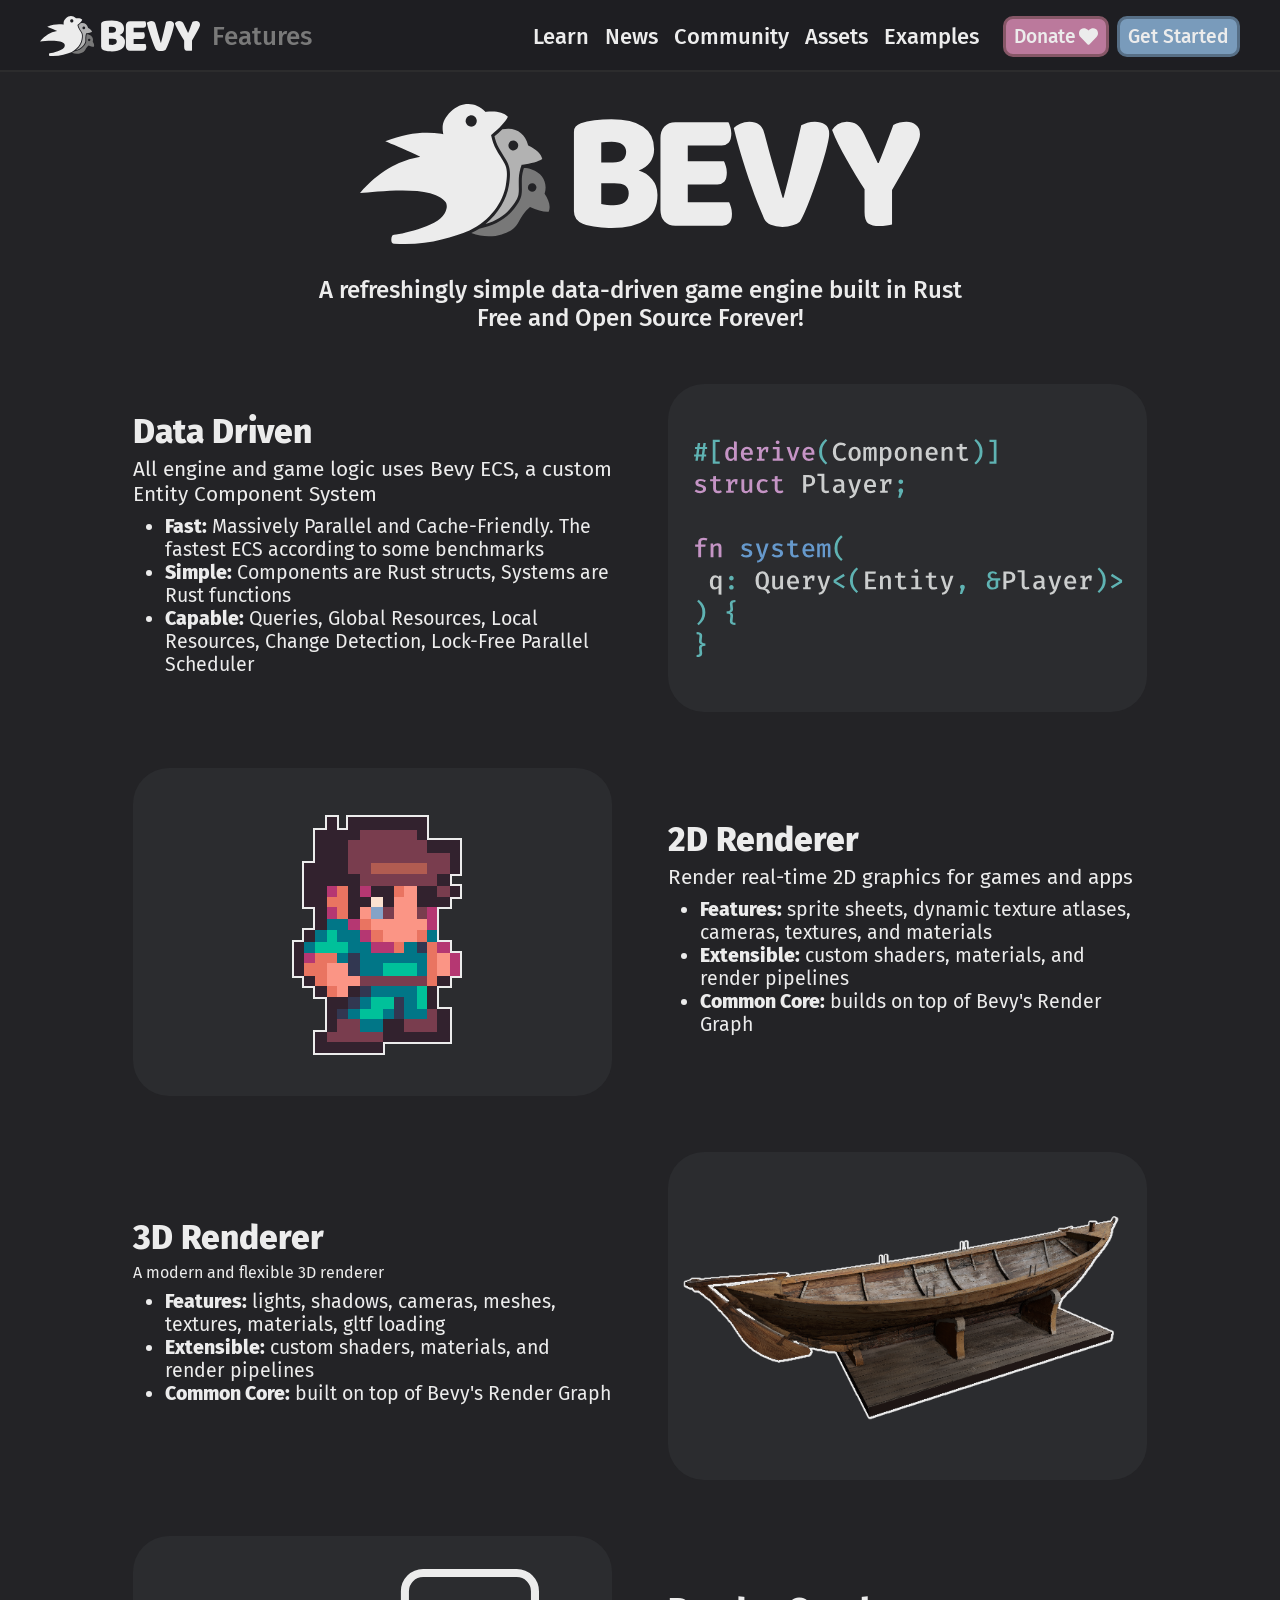
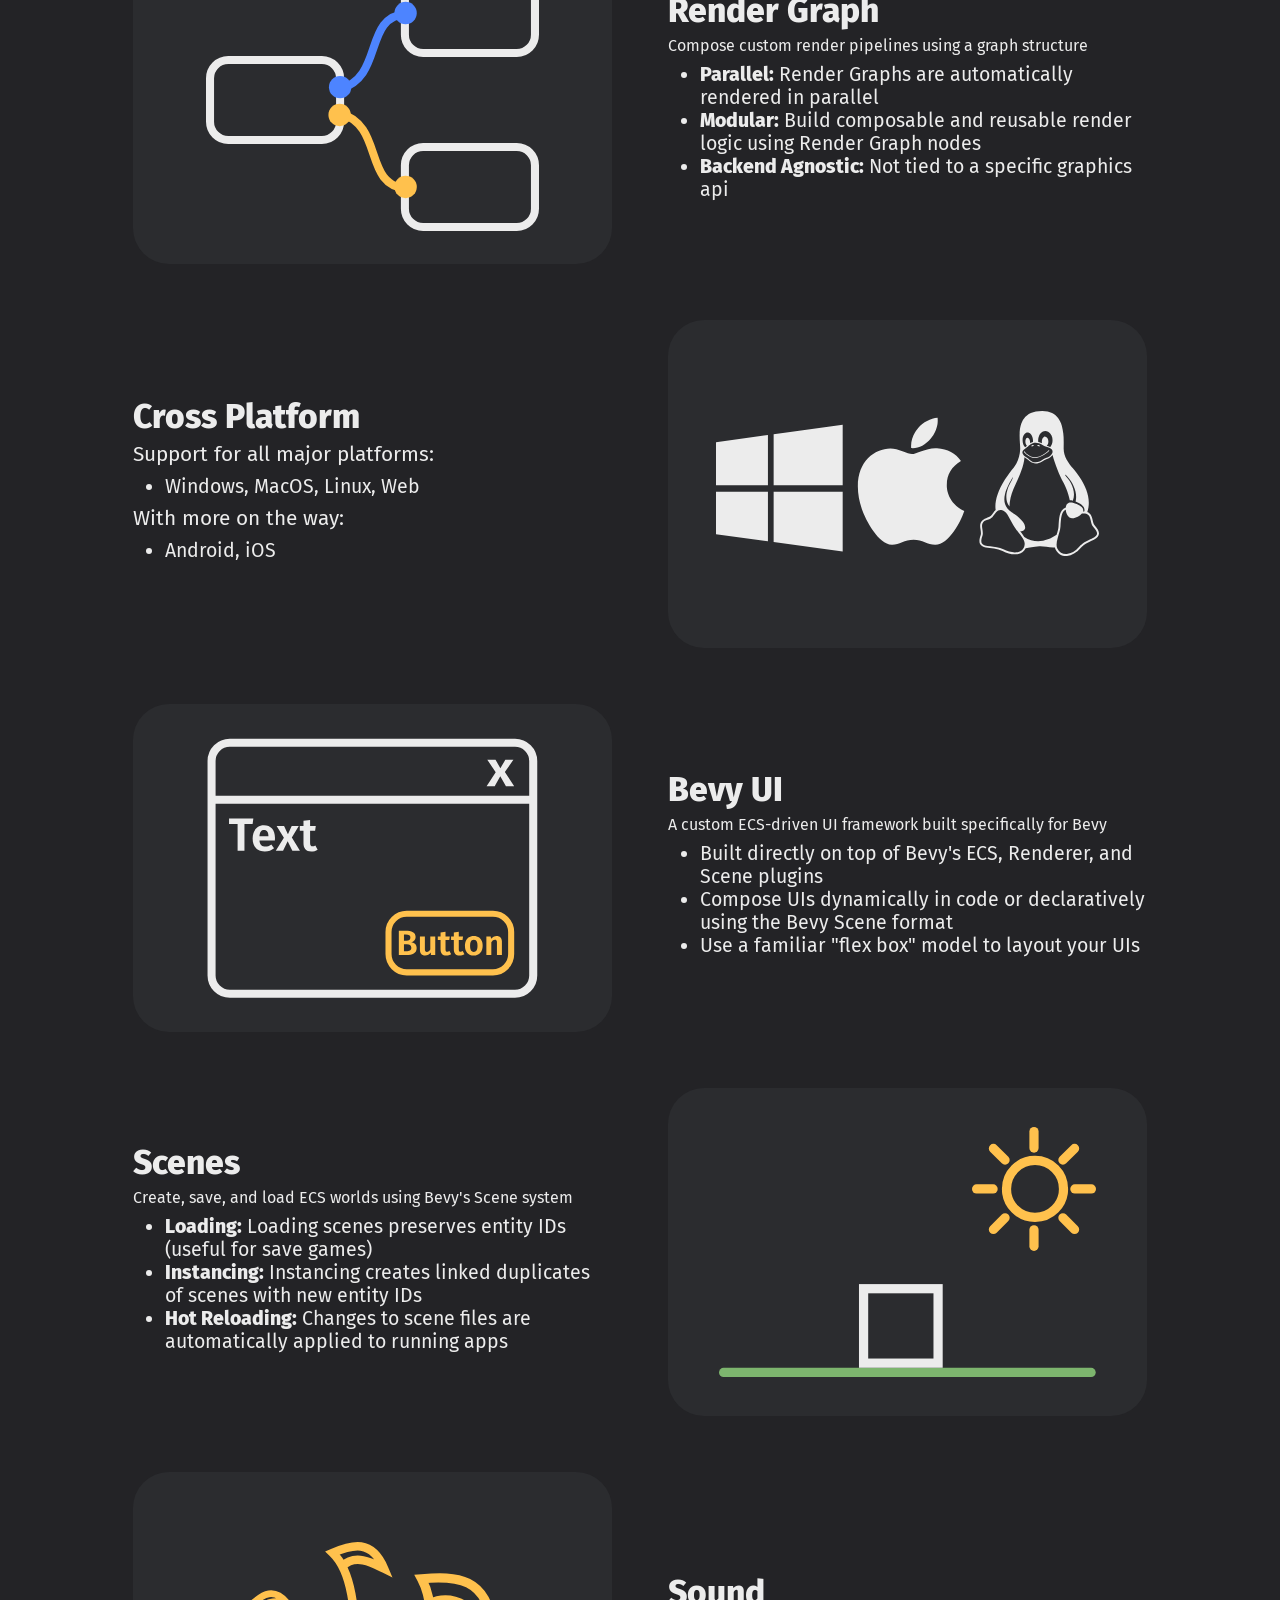
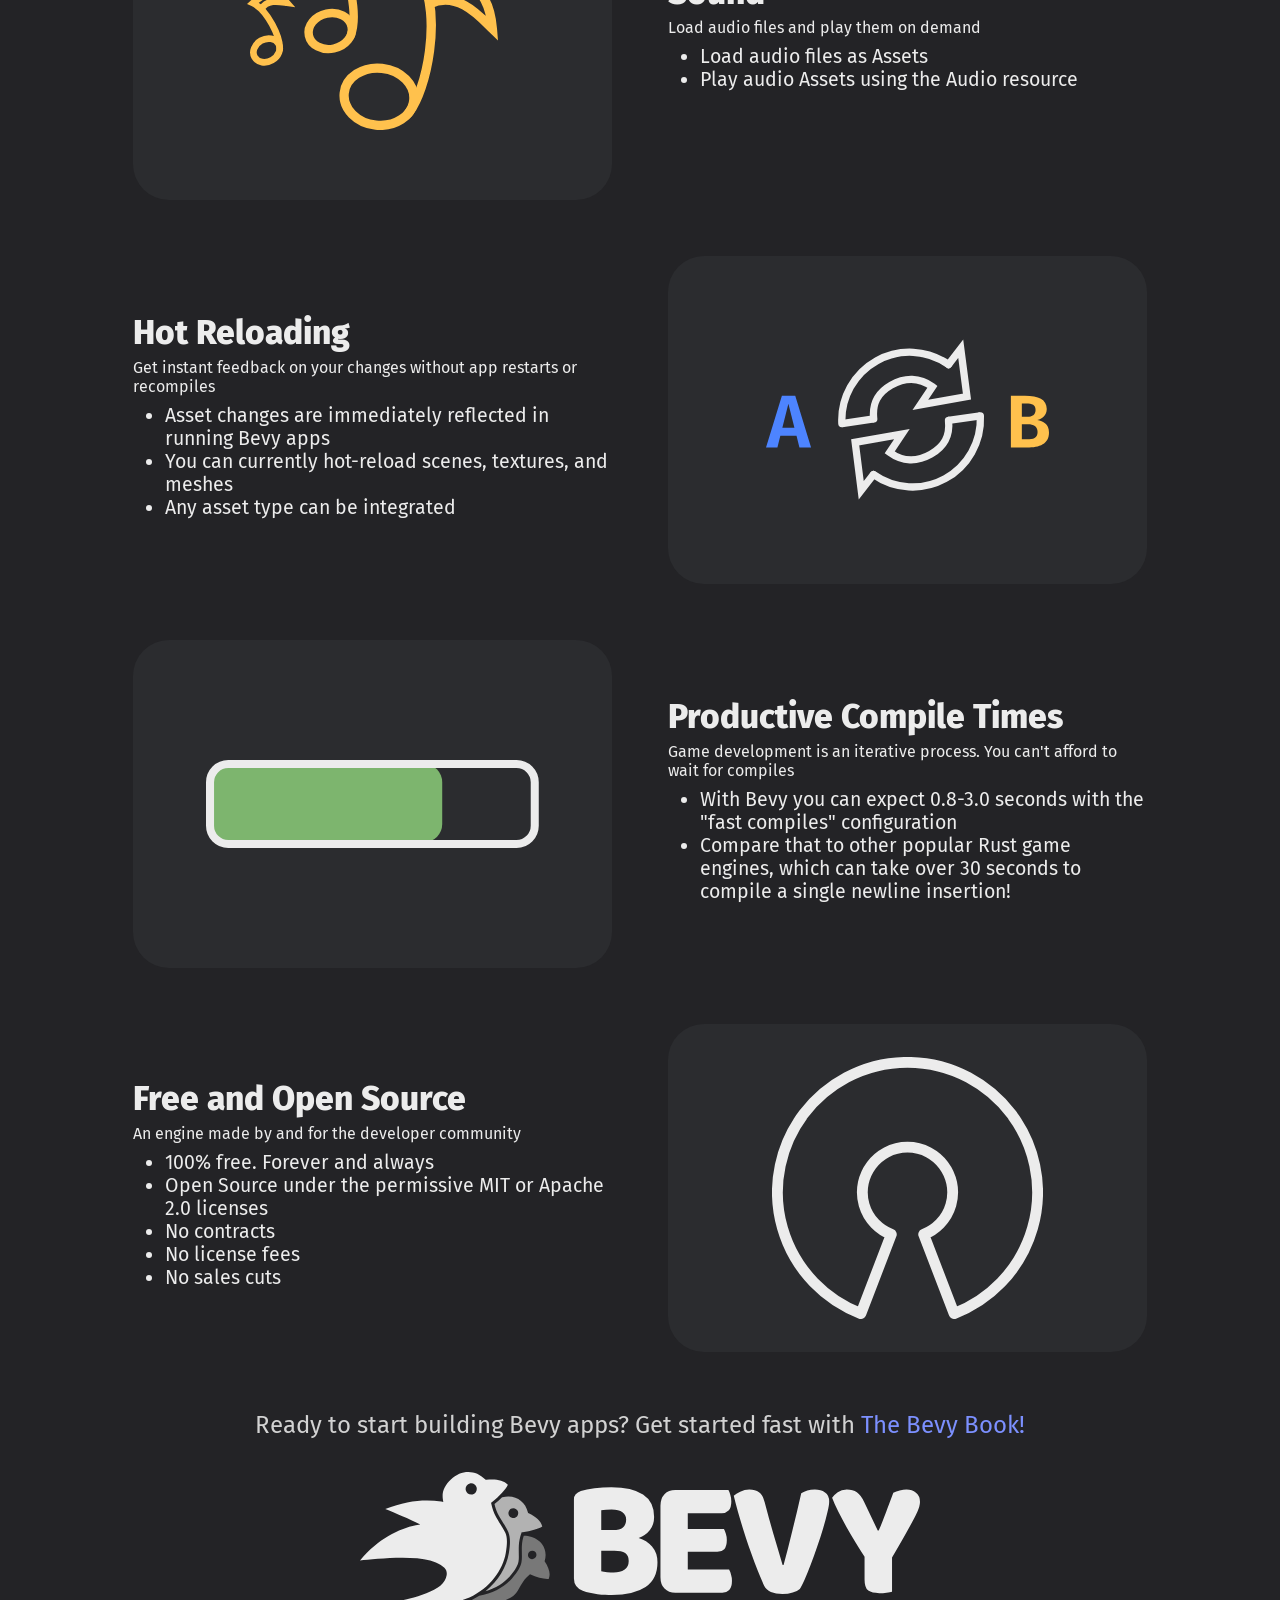
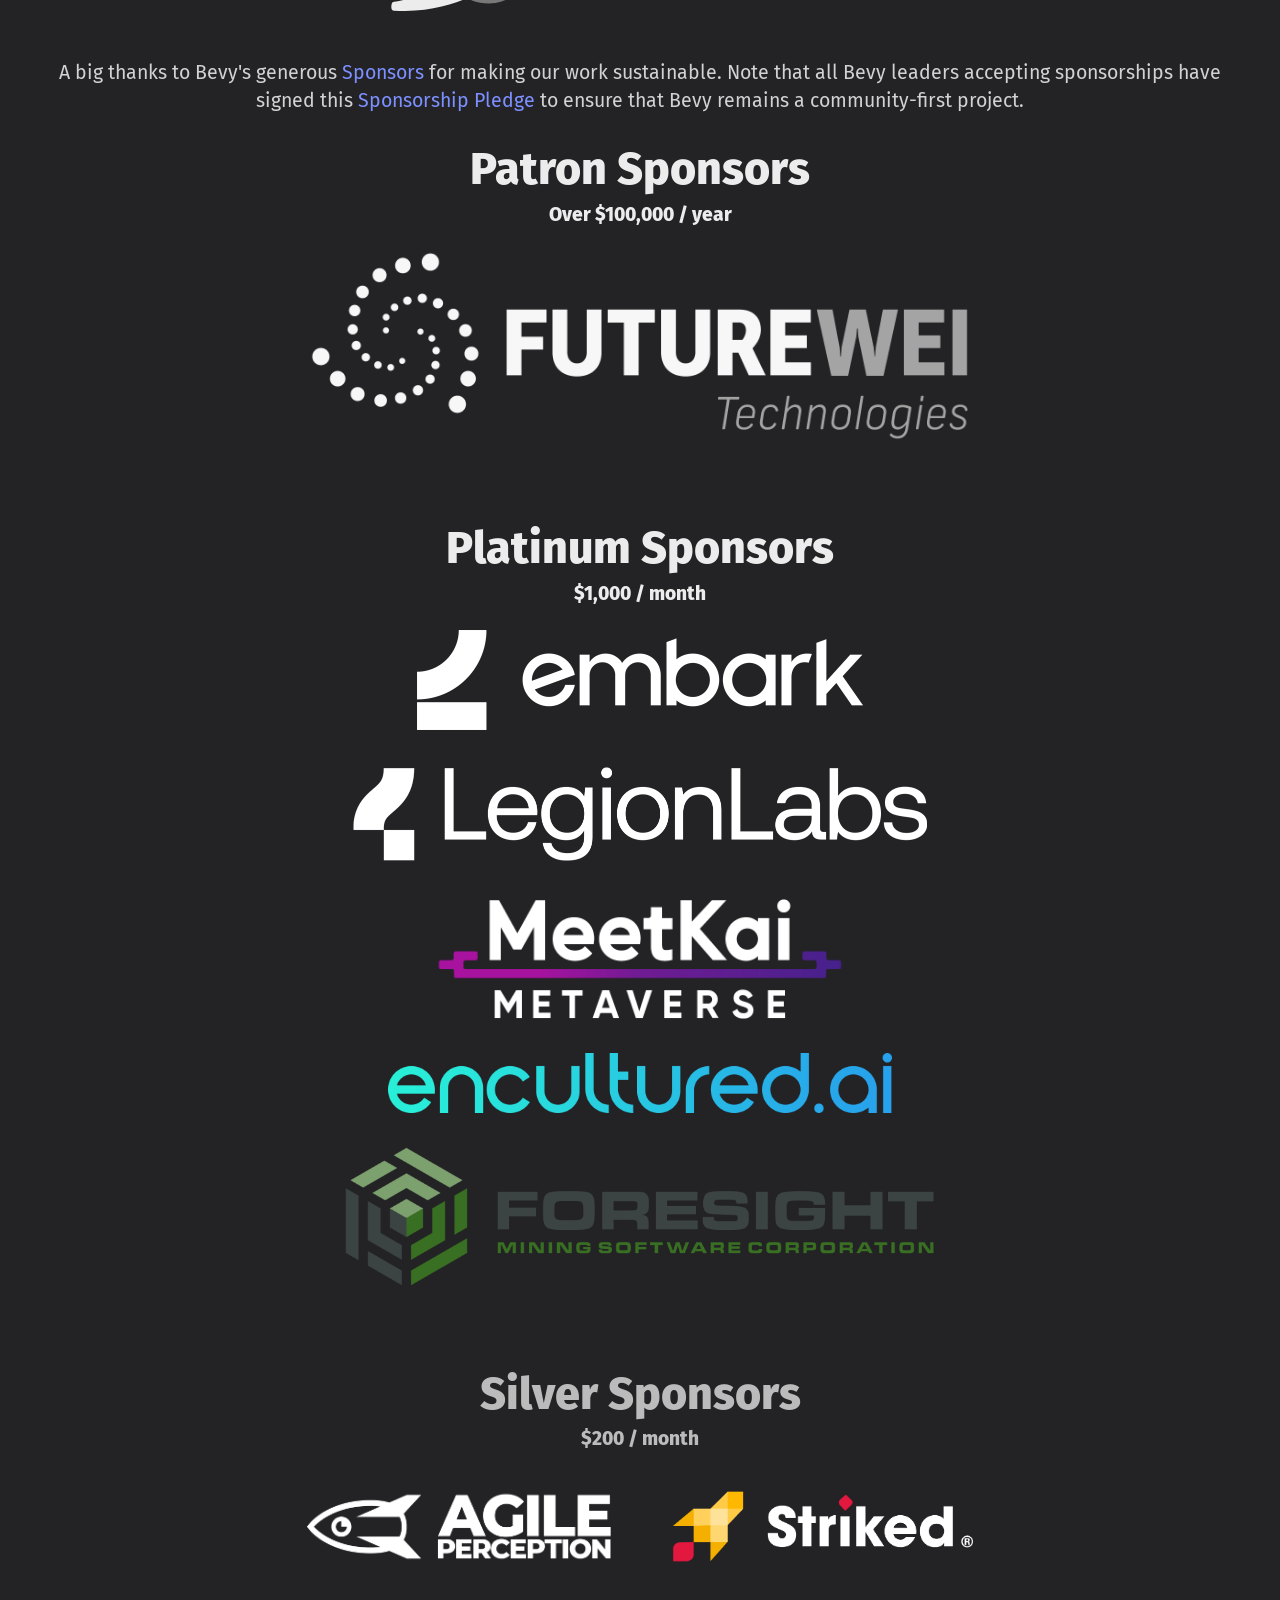
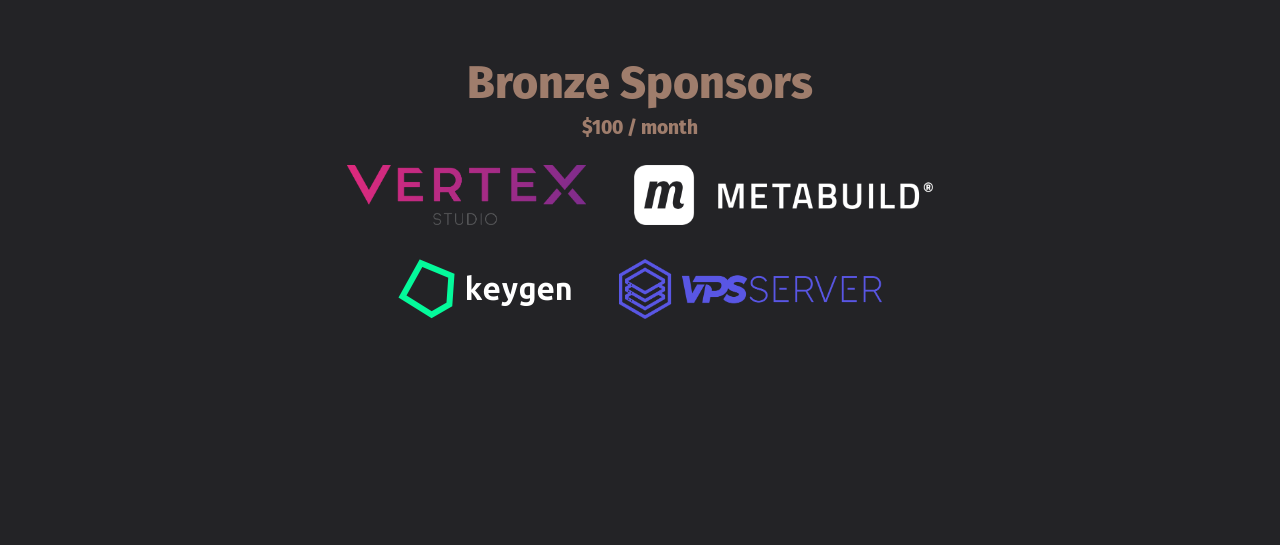
<file: index.html>
<!doctype html>
<html lang="en">
    <head>
        <meta charset="UTF-8">
        <meta name='viewport' content="width=device-width, initial-scale=1" />
        <meta property="og:title" content="Bevy - A data-driven game engine built in Rust " />
        <meta property="og:type" content="website" />
        <meta property="og:url" content="https://bevyengine.org&#x2F;&#x2F;" />
        <meta property="og:image" content="https://bevyengine.org/assets/bevy_logo_fill.png" />
        <meta property="og:description" content="Bevy is a refreshingly simple data-driven game engine built in Rust. It is free and open-source forever!" />
        <link rel="shortcut icon" type="image/png" href="/assets/favicon.png">
        <link rel="stylesheet" href="/site.css" />
        <link href="/atom.xml" rel="alternate" type="application/atom+xml" />
        <title>Bevy - A data-driven game engine built in Rust </title>
        
<meta name="description"
    content="A refreshingly simple data-driven game engine built in Rust. Free and Open Source Forever!" />

    </head>
    <body>
        <div class="layout">
            <input id="mobile-menu-state" class="hidden" type="checkbox">
            <header class="layout__header header" data-mobile-menu-state-container>
                <div class="header__content">
                    <label class="main-menu-backdrop" for="mobile-menu-state"></label>
                    <label class="header__hamburger button-square button-square--header" for="mobile-menu-state">
                        <img src="/assets/icon-hamburger.svg">
                    </label>
                    <div class="header__left-block">
                        <a class="header__logo" href="/">
                            <img class="logo logo--icon" src="/assets/bevy_icon_dark.svg" alt="Bevy Engine">
                            <img class="logo logo--full" src="/assets/bevy_logo_dark.svg" alt="Bevy Engine">
                        </a>
                        <div class="header__message">
                            
                                Features
                            
                        </div>
                    </div>
                    
                    <nav class="header__menu main-menu " role="navigation" data-page-menu-switch-state-container>
                        <div class="main-menu__header">
                            <a href="/">
                                <img class="logo" src="/assets/bevy_logo_dark.svg" alt="Bevy Engine">
                            </a>
                            <label class="button-square button-square--header" for="mobile-menu-state">
                                <img src="/assets/icon-times.svg">
                            </label>
                        </div>
                        
                        <div class="main-menu__content">
                            <div class="main-menu__page-menu">
                                
                            </div>
                            <ul class="main-menu__menu">
                                
    
    

    
        
    

    
    
    

    

    <li class="main-menu__entry">
        <a href="&#x2F;learn" class="main-menu__link">
            <span>Learn</span>
        </a>
    </li>

                                
    
    

    
        
    

    
    
    

    

    <li class="main-menu__entry">
        <a href="&#x2F;news" class="main-menu__link">
            <span>News</span>
        </a>
    </li>

                                
    
    

    
        
    

    
    
    

    

    <li class="main-menu__entry">
        <a href="&#x2F;community" class="main-menu__link">
            <span>Community</span>
        </a>
    </li>

                                
    
    

    
        
    

    
    
    

    

    <li class="main-menu__entry">
        <a href="&#x2F;assets" class="main-menu__link">
            <span>Assets</span>
        </a>
    </li>

                                
    
    

    
        
    

    
    
    

    

    <li class="main-menu__entry">
        <a href="&#x2F;examples" class="main-menu__link">
            <span>Examples</span>
        </a>
    </li>

                                
                            </ul>
                        </div>
                    </nav>
                    <div class="header__cta-container">
                        <a class="button button--pink header__cta" href="/community/donate">Donate <img class="button__icon" src="/assets/heart.svg" alt="heart icon"/></a>
                        <a class="button header__cta" href="/learn/book/getting-started/">Get Started</a>
                    </div>
                </div>
            </header>
            <main class="layout__content">
                <div class="container">
                    
<div>
    <img src="/assets/bevy_logo_dark.svg" class="bevy-logo-header" alt="Bevy logo" />
    <div class="bevy-description">
        A refreshingly simple data-driven game engine built in Rust
        <br />
        Free and Open Source Forever!
    </div>
    <div class="feature-list">
        <div class="feature-container">
            <div class="feature-text">
                <h2 class="feature-title">Data Driven</h2>
                <div class="feature-description">
                    All engine and game logic uses Bevy ECS, a custom Entity Component System
                    <ul class="feature-sublist">
                        <li><b>Fast:</b> Massively Parallel and Cache-Friendly. The fastest ECS according to some
                            benchmarks</li>
                        <li><b>Simple:</b> Components are Rust structs, Systems are Rust functions</li>
                        <li><b>Capable:</b> Queries, Global Resources, Local Resources, Change Detection, Lock-Free
                            Parallel Scheduler</li>
                    </ul>
                </div>
            </div>
            <div class="feature-image">
                <img src="assets/ecs.svg" class="feature-img" style="width: 100%; max-width: 90%; max-height: 90%;"
                    alt="ECS code" />
            </div>
        </div>
        <div class="feature-container feature-container-reverse">
            <div class="feature-image">
                <img src="assets/sprite.png" class="feature-img" alt="Pixel art sprite of a person" />
            </div>
            <div class="feature-text">
                <h2 class="feature-title">2D Renderer</h2>
                <div class="feature-description">
                    Render real-time 2D graphics for games and apps
                    <ul class="feature-sublist">
                        <li><b>Features:</b> sprite sheets, dynamic texture atlases, cameras, textures, and materials
                        </li>
                        <li><b>Extensible:</b> custom shaders, materials, and render pipelines</li>
                        <li><b>Common Core:</b> builds on top of Bevy's Render Graph</li>
                    </ul>
                </div>
            </div>
        </div>
        <div class="feature-container">
            <div class="feature-text">
                <h2 class="feature-title">3D Renderer</h2>
                A modern and flexible 3D renderer
                <ul class="feature-sublist">
                    <li><b>Features:</b> lights, shadows, cameras, meshes, textures, materials, gltf loading</li>
                    <li><b>Extensible:</b> custom shaders, materials, and render pipelines</li>
                    <li><b>Common Core:</b> built on top of Bevy's Render Graph</li>
                </ul>
            </div>
            <div class="feature-image">
                <img src="assets/boat.png" class="feature-img" style="max-height: 95%; max-width: 95%;"
                    alt="3D boat model" />
            </div>
        </div>
        <div class="feature-container feature-container-reverse">
            <div class="feature-image">
                <img src="assets/render_graph.svg" class="feature-img" alt="Render graph" />
            </div>
            <div class="feature-text">
                <h2 class="feature-title">Render Graph</h2>
                Compose custom render pipelines using a graph structure
                <ul class="feature-sublist">
                    <li><b>Parallel:</b> Render Graphs are automatically rendered in parallel</li>
                    <li><b>Modular:</b> Build composable and reusable render logic using Render Graph nodes </li>
                    <li><b>Backend Agnostic:</b> Not tied to a specific graphics api</li>
                </ul>
            </div>
        </div>
        <div class="feature-container">
            <div class="feature-text">
                <h2 class="feature-title">Cross Platform</h2>
                <div class="feature-description">
                    Support for all major platforms:
                    <ul class="feature-sublist">
                        <li>Windows, MacOS, Linux, Web</li>
                    </ul>
                    With more on the way:
                    <ul class="feature-sublist">
                        <li>Android, iOS</li>
                    </ul>
                </div>
            </div>
            <div class="feature-image">
                <img src="assets/platform-icons.svg" class="feature-img" alt="Microsoft, Apple, and Linux logos" />
            </div>
        </div>
        <div class="feature-container feature-container-reverse">
            <div class="feature-image">
                <img src="assets/bevy_ui.svg" class="feature-img" alt="UI dialog window diagram" />
            </div>
            <div class="feature-text">
                <h2 class="feature-title">Bevy UI</h2>
                A custom ECS-driven UI framework built specifically for Bevy
                <ul class="feature-sublist">
                    <li>Built directly on top of Bevy's ECS, Renderer, and Scene plugins</li>
                    <li>Compose UIs dynamically in code or declaratively using the Bevy Scene format</li>
                    <li>Use a familiar "flex box" model to layout your UIs</li>
                </ul>
            </div>
        </div>
        <div class="feature-container">
            <div class="feature-text">
                <h2 class="feature-title">Scenes</h2>
                Create, save, and load ECS worlds using Bevy's Scene system
                <ul class="feature-sublist">
                    <li><b>Loading:</b> Loading scenes preserves entity IDs (useful for save games)</li>
                    <li><b>Instancing:</b> Instancing creates linked duplicates of scenes with new entity IDs</li>
                    <li><b>Hot Reloading:</b> Changes to scene files are automatically applied to running apps</li>
                </ul>
            </div>
            <div class="feature-image">
                <img src="assets/scene.svg" class="feature-img" alt="2D scene of a square upon grass under the sun" />
            </div>
        </div>
        <div class="feature-container feature-container-reverse">
            <div class="feature-image">
                <img src="assets/sound.svg" class="feature-img" alt="Music notes" />
            </div>
            <div class="feature-text">
                <h2 class="feature-title">Sound</h2>
                Load audio files and play them on demand
                <ul class="feature-sublist">
                    <li>Load audio files as Assets</li>
                    <li>Play audio Assets using the Audio resource</li>
                </ul>
            </div>
        </div>
        <div class="feature-container">
            <div class="feature-text">
                <h2 class="feature-title">Hot Reloading</h2>
                Get instant feedback on your changes without app restarts or recompiles
                <ul class="feature-sublist">
                    <li>Asset changes are immediately reflected in running Bevy apps</li>
                    <li>You can currently hot-reload scenes, textures, and meshes</li>
                    <li>Any asset type can be integrated</li>
                </ul>
            </div>
            <div class="feature-image">
                <img src="assets/hot_reloading.svg" class="feature-img" alt="Hot reloading diagram" />
            </div>
        </div>
        <div class="feature-container feature-container-reverse">
            <div class="feature-image">
                <img src="assets/progressbar.svg" class="feature-img" alt="Compile time progress bar" />
            </div>
            <div class="feature-text">
                <h2 class="feature-title">Productive Compile Times</h2>
                Game development is an iterative process. You can't afford to wait for compiles
                <ul class="feature-sublist">
                    <li>With Bevy you can expect 0.8-3.0 seconds with the "fast compiles" configuration</li>
                    <li>Compare that to other popular Rust game engines, which can take over 30 seconds to compile a
                        single
                        newline insertion!</li>
                </ul>
            </div>
        </div>
        <div class="feature-container">
            <div class="feature-text">
                <h2 class="feature-title">Free and Open Source</h2>
                An engine made by and for the developer community
                <ul class="feature-sublist">
                    <li>100% free. Forever and always</li>
                    <li>Open Source under the permissive MIT or Apache 2.0 licenses</li>
                    <li>No contracts</li>
                    <li>No license fees</li>
                    <li>No sales cuts</li>
                </ul>
            </div>
            <div class="feature-image">
                <img src="assets/opensource.svg" class="feature-img" alt="The open source icon" />
            </div>
        </div>
    </div>
    <div class="media-content features-whats-next">
        Ready to start building Bevy apps? Get started fast with <a href="learn/book/introduction/">The Bevy Book!</a>
    </div>
    <img src="/assets/bevy_logo_dark.svg" class="bevy-logo-header" alt="Bevy logo" />
    <div class="features-sponsors">
        <h3 class="media-content">A big thanks to Bevy's generous <a
                href="https://github.com/sponsors/cart/">Sponsors</a> for making our work
            sustainable. Note that all Bevy leaders accepting sponsorships have signed this <a
                href="/sponsorship-pledge">Sponsorship Pledge</a> to ensure that Bevy remains a community-first project.
        </h3>
        <div class="sponsors sponsors--patron">
            <h2 class="sponsors__title">Patron Sponsors</h2>
            <h3 class="sponsors__amount">Over $100,000 / year</h3>
            <div class="sponsors__content">
                <a class="sponsors__link" href="https://www.futurewei.com/">
                    <img class="sponsors__logo" src="assets/Futurewei.png" alt="Futurewei logo" />
                </a>
            </div>
        </div>
        <div class="sponsors sponsors--platinum">
            <h2 class="sponsors__title">Platinum Sponsors</h2>
            <h3 class="sponsors__amount">$1,000 / month</h3>
            <div class="sponsors__content">
                <a class="sponsors__link" href="https://www.embark-studios.com">
                    <img class="sponsors__logo" src="assets/embark.png" alt="Embark Studios logo" />
                </a>
                <a class="sponsors__link" href="https://legionlabs.com">
                    <img class="sponsors__logo" src="assets/LegionLabs.png" alt="Legion Labs logo" />
                </a>
                <a class="sponsors__link" href="https://meetkai.com/careers">
                    <img class="sponsors__logo" style="max-height: 120px" src="assets/meetkai.png" alt="MeetKai logo" />
                </a>
                <a class="sponsors__link" href="https://www.encultured.ai/">
                    <img class="sponsors__logo" style="max-height: 60px" src="assets/Encultured.png"
                        alt="Encultured AI logo" />
                </a>
                <a class="sponsors__link" href="https://www.foresightmining.com">
                    <img class="sponsors__logo" style="max-height: 140px"
                        src="assets/Foresight_Mining_Software_Corporation.png"
                        alt="Foresight Mining Software Corporation logo" />
                </a>
            </div>
        </div>
        <div class="sponsors sponsors--silver">
            <h2 class="sponsors__title">Silver Sponsors</h2>
            <h3 class="sponsors__amount">$200 / month</h3>
            <div class="sponsors__content">
                <a class="sponsors__link" href="https://agileperception.com">
                    <img class="sponsors__logo" src="assets/agile_perception.png" alt="Agile Perception logo" />
                </a>
                <a class="sponsors__link" href="https://developers.join-striked.com">
                    <img class="sponsors__logo" style="max-height: 100px" src="assets/striked.png" alt="Striked logo" />
                </a>
            </div>
        </div>
        <div class="sponsors sponsors--bronze">
            <h2 class="sponsors__title">Bronze Sponsors</h2>
            <h3 class="sponsors__amount">$100 / month</h3>
            <div class="sponsors__content">
                <a class="sponsors__link" href="https://vertexstudio.co">
                    <img class="sponsors__logo" src="assets/vertex_studio.png" alt="Vertex Studio logo" />
                </a>
                <a class="sponsors__link" href="https://www.metabuild.io">
                    <img class="sponsors__logo" src="assets/metabuild.png" alt="Metabuild Logo" />
                </a>
                <a class="sponsors__link" href="https://keygen.sh">
                    <img class="sponsors__logo" src="assets/keygen.png" alt="Keygen logo" />
                </a>
                <a class="sponsors__link" href="https://www.vpsserver.com">
                    <img class="sponsors__logo" src="assets/VPSServer.png" alt="VPSServer logo" />
                </a>
            </div>
        </div>
    </div>
</div>

                </div>
            </main>
        </div>
    </body>
</html>
</file>
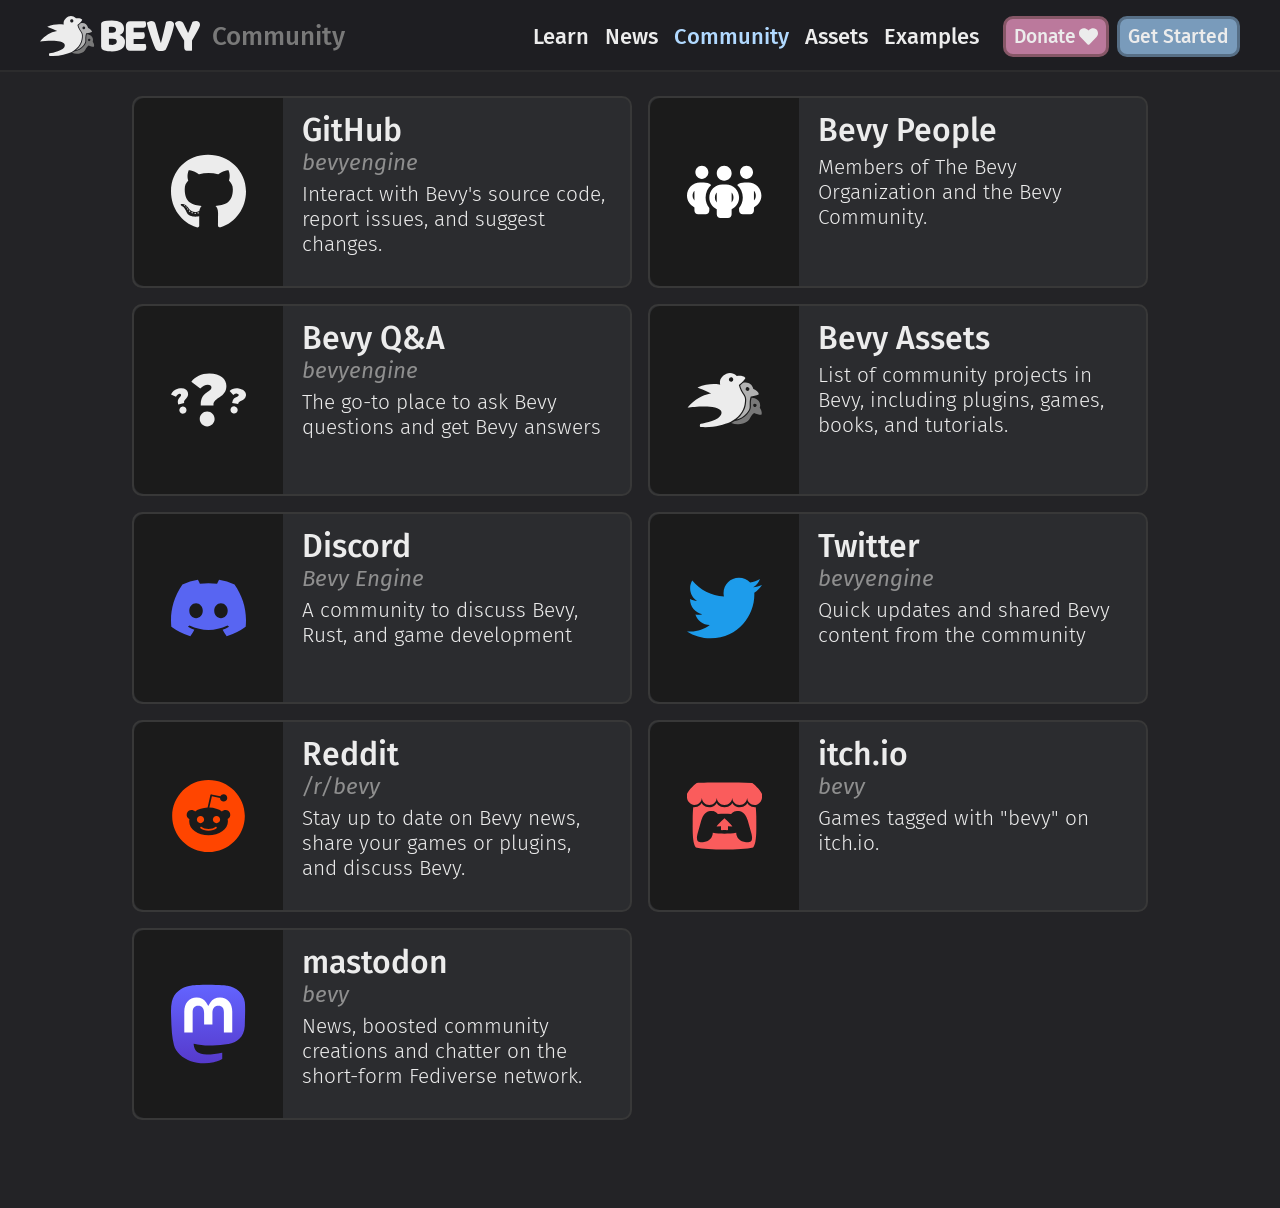
<file: community/index.html>
<!doctype html>
<html lang="en">
    <head>
        <meta charset="UTF-8">
        <meta name='viewport' content="width=device-width, initial-scale=1" />
        <meta property="og:title" content="Bevy - Community" />
        <meta property="og:type" content="website" />
        <meta property="og:url" content="https://bevyengine.org&#x2F;&#x2F;community&#x2F;" />
        <meta property="og:image" content="https://bevyengine.org/assets/bevy_logo_fill.png" />
        <meta property="og:description" content="Bevy is a refreshingly simple data-driven game engine built in Rust. It is free and open-source forever!" />
        <link rel="shortcut icon" type="image/png" href="/assets/favicon.png">
        <link rel="stylesheet" href="/site.css" />
        <link href="/atom.xml" rel="alternate" type="application/atom+xml" />
        <title>Bevy - Community</title>
         
    </head>
    <body>
        <div class="layout">
            <input id="mobile-menu-state" class="hidden" type="checkbox">
            <header class="layout__header header" data-mobile-menu-state-container>
                <div class="header__content">
                    <label class="main-menu-backdrop" for="mobile-menu-state"></label>
                    <label class="header__hamburger button-square button-square--header" for="mobile-menu-state">
                        <img src="/assets/icon-hamburger.svg">
                    </label>
                    <div class="header__left-block">
                        <a class="header__logo" href="/">
                            <img class="logo logo--icon" src="/assets/bevy_icon_dark.svg" alt="Bevy Engine">
                            <img class="logo logo--full" src="/assets/bevy_logo_dark.svg" alt="Bevy Engine">
                        </a>
                        <div class="header__message">
                            
                                Community
                            
                        </div>
                    </div>
                    
                    <nav class="header__menu main-menu " role="navigation" data-page-menu-switch-state-container>
                        <div class="main-menu__header">
                            <a href="/">
                                <img class="logo" src="/assets/bevy_logo_dark.svg" alt="Bevy Engine">
                            </a>
                            <label class="button-square button-square--header" for="mobile-menu-state">
                                <img src="/assets/icon-times.svg">
                            </label>
                        </div>
                        
                        <div class="main-menu__content">
                            <div class="main-menu__page-menu">
                                
                            </div>
                            <ul class="main-menu__menu">
                                
    
    

    
        
    

    
    
    

    

    <li class="main-menu__entry">
        <a href="&#x2F;learn" class="main-menu__link">
            <span>Learn</span>
        </a>
    </li>

                                
    
    

    
        
    

    
    
    

    

    <li class="main-menu__entry">
        <a href="&#x2F;news" class="main-menu__link">
            <span>News</span>
        </a>
    </li>

                                
    
    

    
        
    

    
    
    

    
        
    

    <li class="main-menu__entry">
        <a href="&#x2F;community" class="main-menu__link main-menu__link--active">
            <span>Community</span>
        </a>
    </li>

                                
    
    

    
        
    

    
    
    

    

    <li class="main-menu__entry">
        <a href="&#x2F;assets" class="main-menu__link">
            <span>Assets</span>
        </a>
    </li>

                                
    
    

    
        
    

    
    
    

    

    <li class="main-menu__entry">
        <a href="&#x2F;examples" class="main-menu__link">
            <span>Examples</span>
        </a>
    </li>

                                
                            </ul>
                        </div>
                    </nav>
                    <div class="header__cta-container">
                        <a class="button button--pink header__cta" href="/community/donate">Donate <img class="button__icon" src="/assets/heart.svg" alt="heart icon"/></a>
                        <a class="button header__cta" href="/learn/book/getting-started/">Get Started</a>
                    </div>
                </div>
            </header>
            <main class="layout__content">
                <div class="container">
                    
<div class="padded-content community-grid">
    <a class="card community-card" href="https://github.com/bevyengine/bevy">
        <div class="card-image">
            <img src="/assets/github.svg" class="centered-card-image community-icon" alt="GitHub logo" />
        </div>
        <div class="card-text">
            <div class="card-title">
                GitHub
            </div>
            <div class="card-subtitle">
                bevyengine
            </div>
            <div class="card-description">
                Interact with Bevy's source code, report issues, and suggest changes.
            </div>
        </div>
    </a>
    <a class="card community-card" href="/community/people/">
        <div class="card-image">
            <svg xmlns="http://www.w3.org/2000/svg" class="centered-card-image community-icon" viewBox="0 0 640 512">
                <!--! Font Awesome Pro 6.2.1 by @fontawesome - https://fontawesome.com License - https://fontawesome.com/license (Commercial License) Copyright 2022 Fonticons, Inc. -->
                <path fill="white" d="M184 88c0 30.9-25.1 56-56 56s-56-25.1-56-56s25.1-56 56-56s56 25.1 56 56zM64 245.7C54 256.9 48 271.8 48 288s6 31.1 16 42.3V245.7zm144.4-49.3C178.7 222.7 160 261.2 160 304c0 34.3 12 65.8 32 90.5V416c0 17.7-14.3 32-32 32H96c-17.7 0-32-14.3-32-32V389.2C26.2 371.2 0 332.7 0 288c0-61.9 50.1-112 112-112h32c24 0 46.2 7.5 64.4 20.3zM448 416V394.5c20-24.7 32-56.2 32-90.5c0-42.8-18.7-81.3-48.4-107.7C449.8 183.5 472 176 496 176h32c61.9 0 112 50.1 112 112c0 44.7-26.2 83.2-64 101.2V416c0 17.7-14.3 32-32 32H480c-17.7 0-32-14.3-32-32zM568 88c0 30.9-25.1 56-56 56s-56-25.1-56-56s25.1-56 56-56s56 25.1 56 56zm8 157.7v84.7c10-11.3 16-26.1 16-42.3s-6-31.1-16-42.3zM320 160c-35.3 0-64-28.7-64-64s28.7-64 64-64s64 28.7 64 64s-28.7 64-64 64zM240 304c0 16.2 6 31 16 42.3V261.7c-10 11.3-16 26.1-16 42.3zm144-42.3v84.7c10-11.3 16-26.1 16-42.3s-6-31.1-16-42.3zM448 304c0 44.7-26.2 83.2-64 101.2V448c0 17.7-14.3 32-32 32H288c-17.7 0-32-14.3-32-32V405.2c-37.8-18-64-56.5-64-101.2c0-61.9 50.1-112 112-112h32c61.9 0 112 50.1 112 112z"/>
            </svg>
        </div>
        <div class="card-text">
            <div class="card-title">
                Bevy People
            </div>
            <div class="card-description">
                Members of The Bevy Organization and the Bevy Community.
            </div>
        </div>
    </a>
    <a class="card community-card" href="https://github.com/bevyengine/bevy/discussions/categories/q-a">
        <div class="card-image">
            <img src="/assets/q_and_a.svg" class="centered-card-image community-icon" alt="Q and A logo" />
        </div>
        <div class="card-text">
            <div class="card-title">
                Bevy Q&A
            </div>
            <div class="card-subtitle">
                bevyengine
            </div>
            <div class="card-description">
                The go-to place to ask Bevy questions and get Bevy answers
            </div>
        </div>
    </a>
    <a class="card community-card" href="https://bevyengine.org/assets/">
        <div class="card-image">
            <img src="/assets/bevy_icon_dark.svg" class="centered-card-image community-icon" alt="Bevy logo" />
        </div>
        <div class="card-text">
            <div class="card-title">
                Bevy Assets
            </div>
            <div class="card-description">
                List of community projects in Bevy, including plugins, games, books, and tutorials.
            </div>
        </div>
    </a>
    <a class="card community-card" href="https://discord.gg/bevy">
        <div class="card-image">
            <img src="/assets/discord.svg" class="centered-card-image community-icon" alt="Discord logo" />
        </div>
        <div class="card-text">
            <div class="card-title">
                Discord
            </div>
            <div class="card-subtitle">
                Bevy Engine
            </div>
            <div class="card-description">
                A community to discuss Bevy, Rust, and game development
            </div>
        </div>
    </a>
    <a class="card community-card" href="https://twitter.com/BevyEngine">
        <div class="card-image">
            <img src="/assets/twitter.svg" class="centered-card-image community-icon" alt="Twitter logo" />
        </div>
        <div class="card-text">
            <div class="card-title">
                Twitter
            </div>
            <div class="card-subtitle">
                bevyengine
            </div>
            <div class="card-description">
                Quick updates and shared Bevy content from the community
            </div>
        </div>
    </a>
    <a class="card community-card" href="https://www.reddit.com/r/bevy/">
        <div class="card-image">
            <img src="/assets/reddit.svg" class="centered-card-image community-icon" alt="Reddit logo" />
        </div>
        <div class="card-text">
            <div class="card-title">
                Reddit
            </div>
            <div class="card-subtitle">
                /r/bevy
            </div>
            <div class="card-description">
                Stay up to date on Bevy news, share your games or plugins, and discuss Bevy.
            </div>
        </div>
    </a>
    <a class="card community-card" href="https://itch.io/games/tag-bevy">
        <div class="card-image">
            <img src="/assets/itchio-textless.svg" class="centered-card-image community-icon" alt="itch.io logo" />
        </div>
        <div class="card-text">
            <div class="card-title">
                itch.io
            </div>
            <div class="card-subtitle">
                bevy
            </div>
            <div class="card-description">
                Games tagged with "bevy" on itch.io.
            </div>
        </div>
    </a>
    <a class="card community-card" href="https://mastodon.social/@bevy">
        <div class="card-image">
            <img src="/assets/mastodon-logo-purple.svg" class="centered-card-image community-icon" alt="mastodon logo" />
        </div>
        <div class="card-text">
            <div class="card-title">
                mastodon
            </div>
            <div class="card-subtitle">
                bevy
            </div>
            <div class="card-description">
                News, boosted community creations and chatter on the short-form Fediverse network.
            </div>
        </div>
    </a>
</div>

                </div>
            </main>
        </div>
    </body>
</html>
</file>
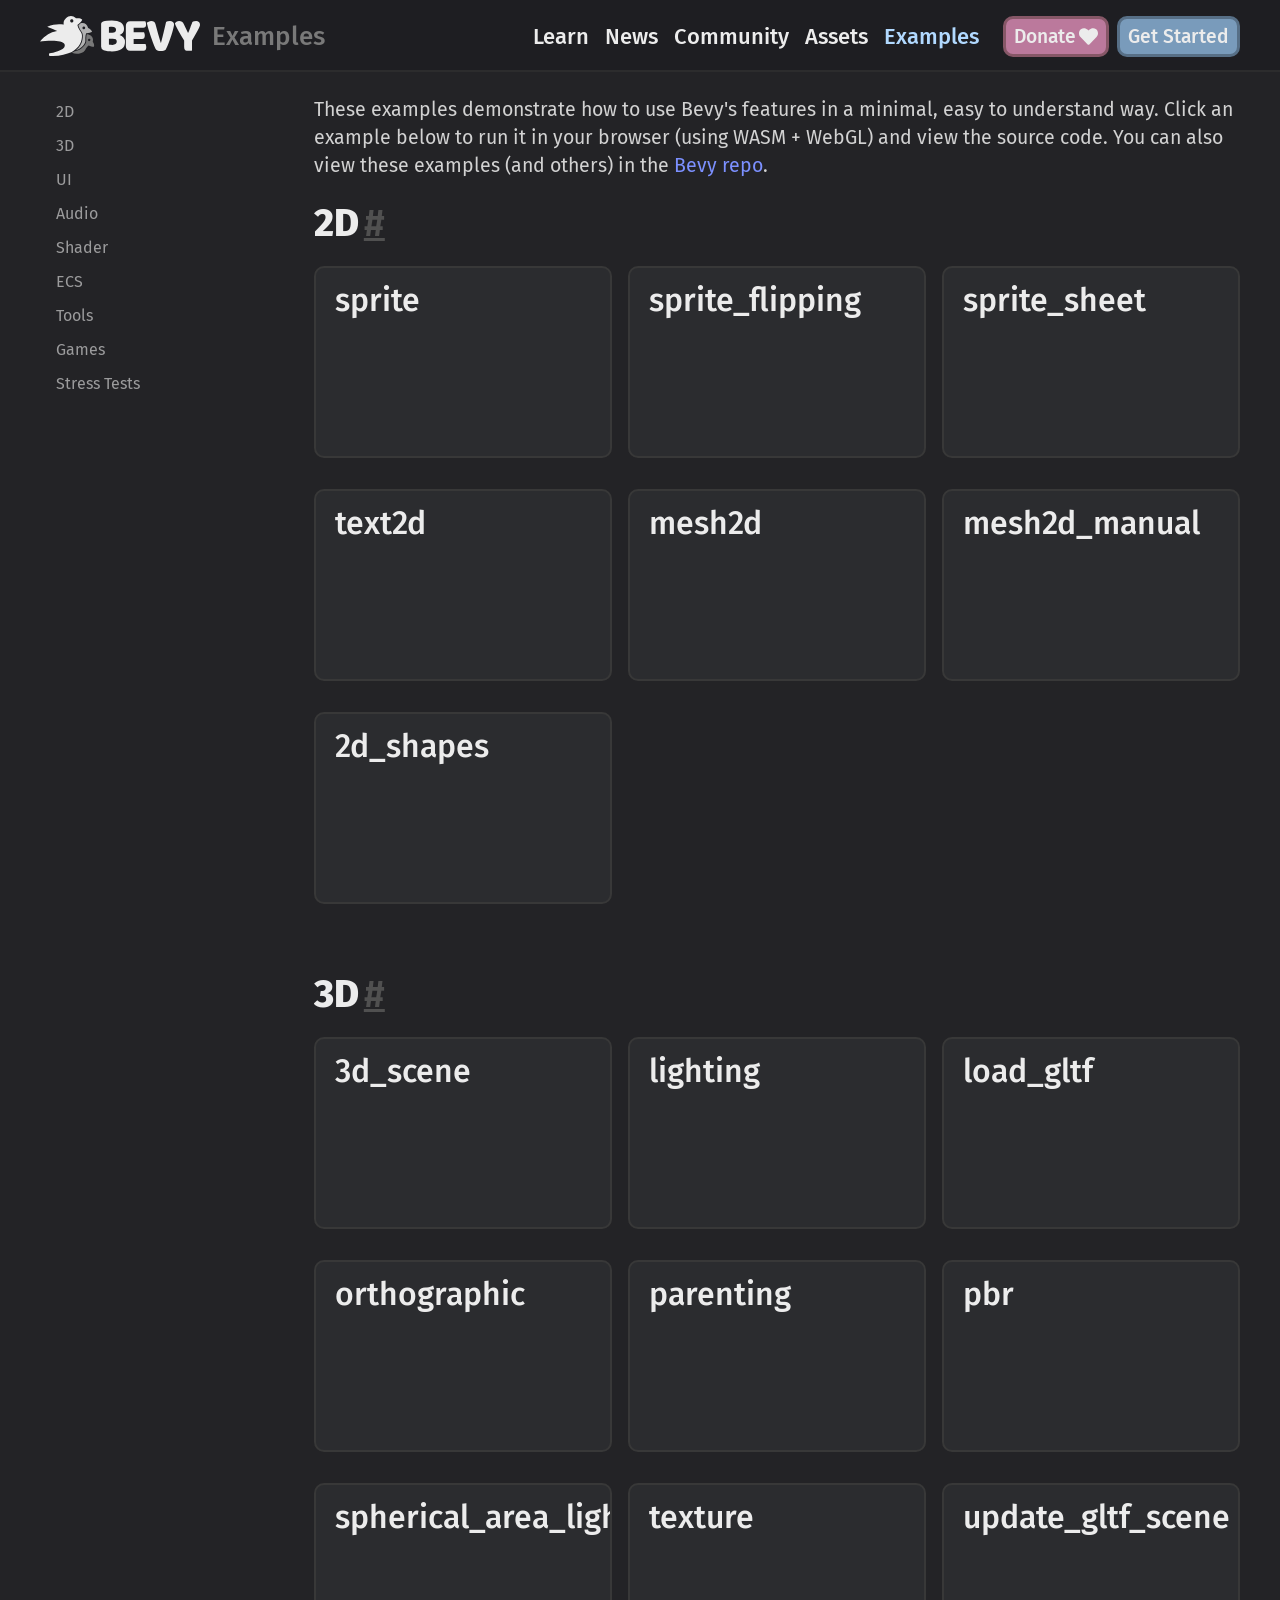
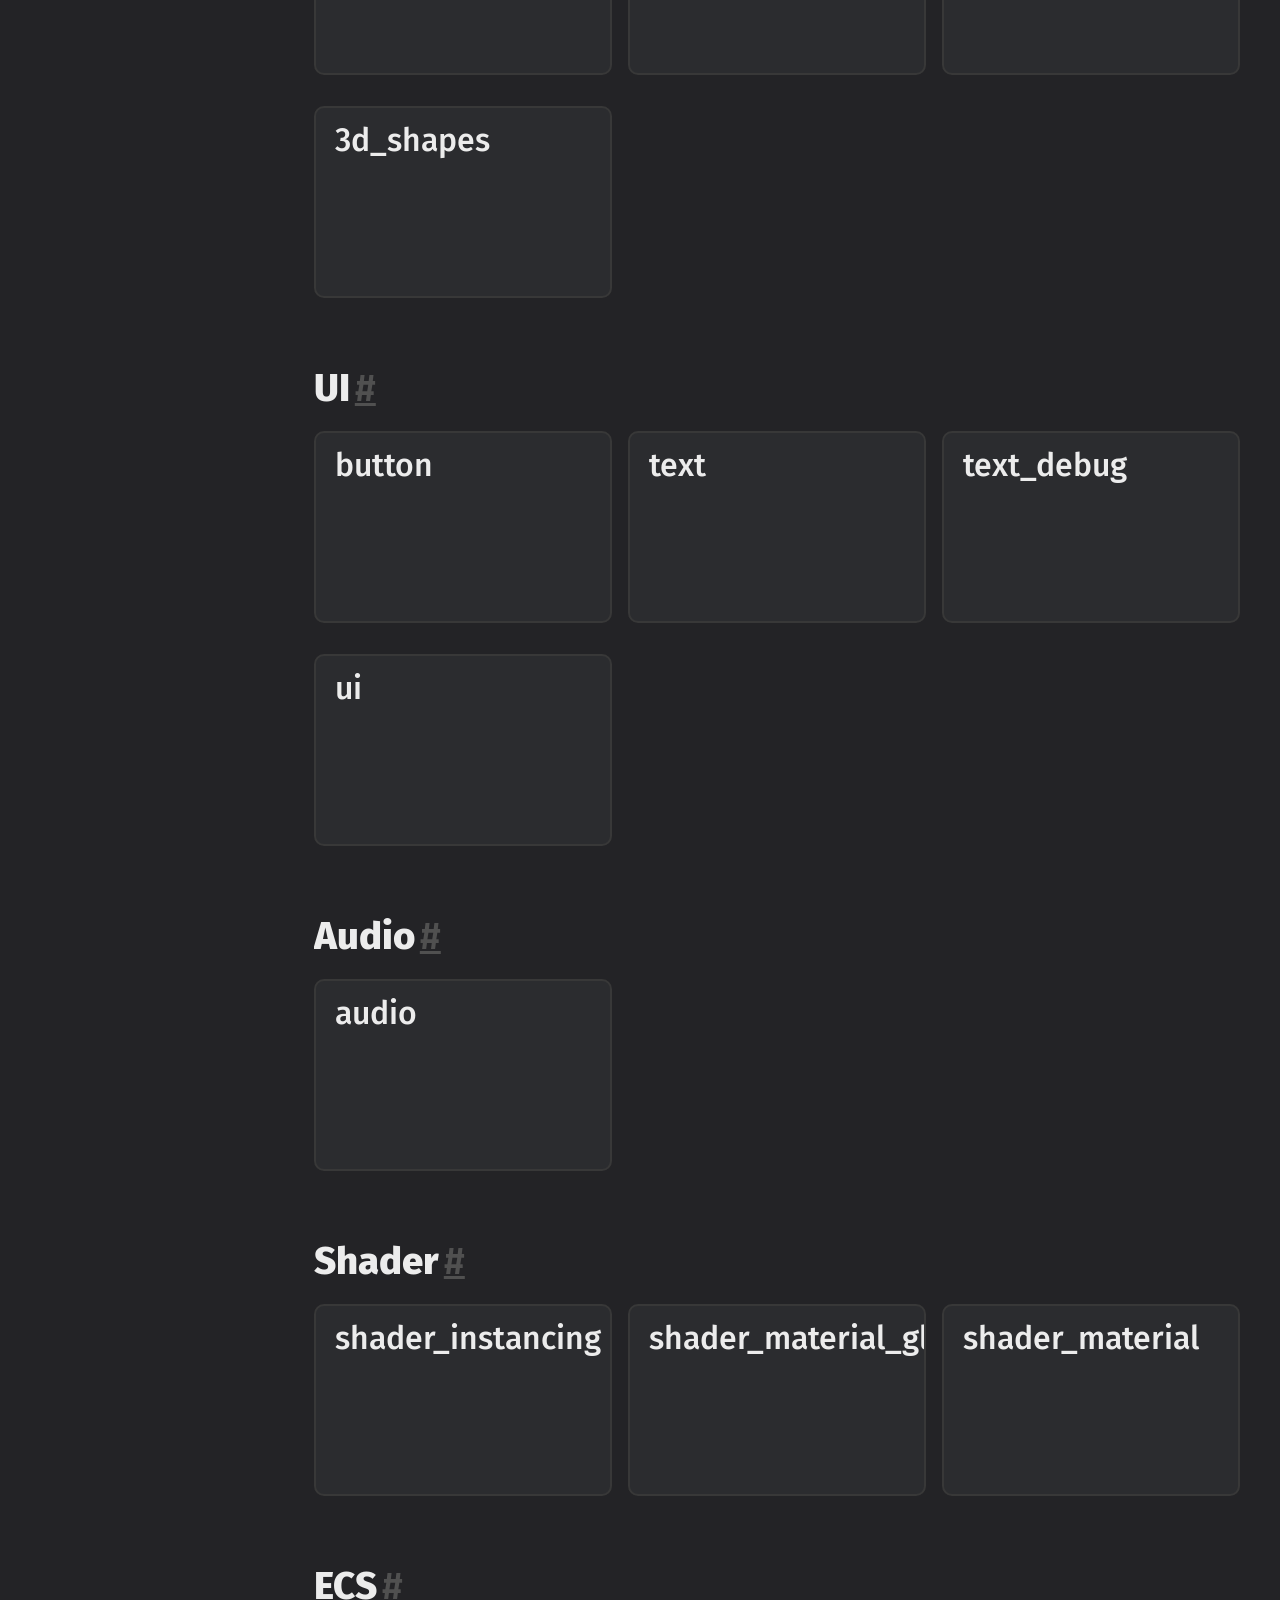
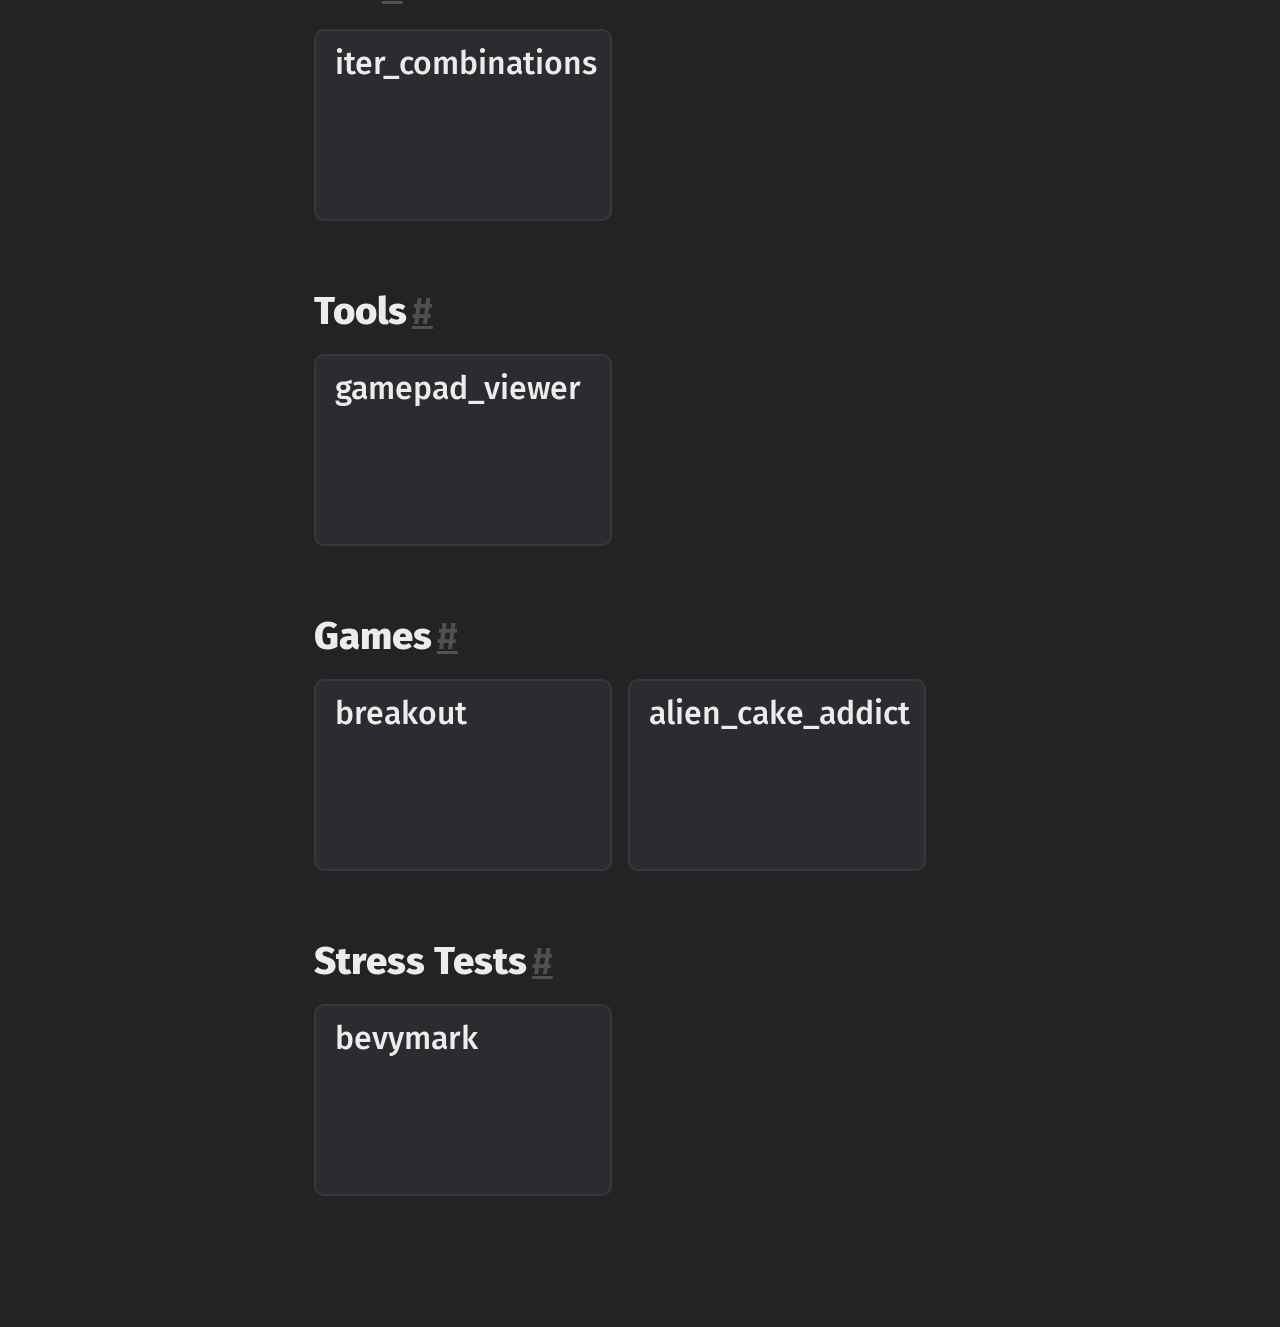
<file: examples/index.html>
<!doctype html>
<html lang="en">
    <head>
        <meta charset="UTF-8">
        <meta name='viewport' content="width=device-width, initial-scale=1" />
        <meta property="og:title" content="Bevy - Bevy Examples in WebGL2" />
        <meta property="og:type" content="website" />
        <meta property="og:url" content="https://bevyengine.org&#x2F;&#x2F;examples&#x2F;" />
        <meta property="og:image" content="https://bevyengine.org/assets/bevy_logo_fill.png" />
        <meta property="og:description" content="Bevy is a refreshingly simple data-driven game engine built in Rust. It is free and open-source forever!" />
        <link rel="shortcut icon" type="image/png" href="/assets/favicon.png">
        <link rel="stylesheet" href="/site.css" />
        <link href="/atom.xml" rel="alternate" type="application/atom+xml" />
        <title>Bevy - Bevy Examples in WebGL2</title>
         
    </head>
    <body>
        <div class="layout">
            <input id="mobile-menu-state" class="hidden" type="checkbox">
            <header class="layout__header header" data-mobile-menu-state-container>
                <div class="header__content">
                    <label class="main-menu-backdrop" for="mobile-menu-state"></label>
                    <label class="header__hamburger button-square button-square--header" for="mobile-menu-state">
                        <img src="/assets/icon-hamburger.svg">
                    </label>
                    <div class="header__left-block">
                        <a class="header__logo" href="/">
                            <img class="logo logo--icon" src="/assets/bevy_icon_dark.svg" alt="Bevy Engine">
                            <img class="logo logo--full" src="/assets/bevy_logo_dark.svg" alt="Bevy Engine">
                        </a>
                        <div class="header__message">
                            
                                Examples
                            
                        </div>
                    </div>
                    
    <input id="page-menu-switch-state" class="hidden" type="checkbox" checked>

                    <nav class="header__menu main-menu main-menu--with-page-menu" role="navigation" data-page-menu-switch-state-container>
                        <div class="main-menu__header">
                            <a href="/">
                                <img class="logo" src="/assets/bevy_logo_dark.svg" alt="Bevy Engine">
                            </a>
                            <label class="button-square button-square--header" for="mobile-menu-state">
                                <img src="/assets/icon-times.svg">
                            </label>
                        </div>
                        
    <div class="main-menu__page-menu-switch">
        <label class="menu-switch" for="page-menu-switch-state">
            <div class="menu-switch__option menu-switch__option--main-menu">Main Menu</div>
            <div class="menu-switch__option menu-switch__option--page-menu">Examples</div>
        </label>
    </div>

                        <div class="main-menu__content">
                            <div class="main-menu__page-menu">
                                
    
<ul class="tree-menu">
    
    






<li class="tree-menu__item">
    <div class="tree-menu__label">
        <a class="tree-menu__link" href="#2d">2D</a>
        
    </div>
    
</li>

    
    






<li class="tree-menu__item">
    <div class="tree-menu__label">
        <a class="tree-menu__link" href="#3d">3D</a>
        
    </div>
    
</li>

    
    






<li class="tree-menu__item">
    <div class="tree-menu__label">
        <a class="tree-menu__link" href="#ui">UI</a>
        
    </div>
    
</li>

    
    






<li class="tree-menu__item">
    <div class="tree-menu__label">
        <a class="tree-menu__link" href="#audio">Audio</a>
        
    </div>
    
</li>

    
    






<li class="tree-menu__item">
    <div class="tree-menu__label">
        <a class="tree-menu__link" href="#shader">Shader</a>
        
    </div>
    
</li>

    
    






<li class="tree-menu__item">
    <div class="tree-menu__label">
        <a class="tree-menu__link" href="#ecs">ECS</a>
        
    </div>
    
</li>

    
    






<li class="tree-menu__item">
    <div class="tree-menu__label">
        <a class="tree-menu__link" href="#tools">Tools</a>
        
    </div>
    
</li>

    
    






<li class="tree-menu__item">
    <div class="tree-menu__label">
        <a class="tree-menu__link" href="#games">Games</a>
        
    </div>
    
</li>

    
    






<li class="tree-menu__item">
    <div class="tree-menu__label">
        <a class="tree-menu__link" href="#stress-tests">Stress Tests</a>
        
    </div>
    
</li>

    
</ul>


                            </div>
                            <ul class="main-menu__menu">
                                
    
    

    
        
    

    
    
    

    

    <li class="main-menu__entry">
        <a href="&#x2F;learn" class="main-menu__link">
            <span>Learn</span>
        </a>
    </li>

                                
    
    

    
        
    

    
    
    

    

    <li class="main-menu__entry">
        <a href="&#x2F;news" class="main-menu__link">
            <span>News</span>
        </a>
    </li>

                                
    
    

    
        
    

    
    
    

    

    <li class="main-menu__entry">
        <a href="&#x2F;community" class="main-menu__link">
            <span>Community</span>
        </a>
    </li>

                                
    
    

    
        
    

    
    
    

    

    <li class="main-menu__entry">
        <a href="&#x2F;assets" class="main-menu__link">
            <span>Assets</span>
        </a>
    </li>

                                
    
    

    
        
    

    
    
    

    
        
    

    <li class="main-menu__entry">
        <a href="&#x2F;examples" class="main-menu__link main-menu__link--active">
            <span>Examples</span>
        </a>
    </li>

                                
                            </ul>
                        </div>
                    </nav>
                    <div class="header__cta-container">
                        <a class="button button--pink header__cta" href="/community/donate">Donate <img class="button__icon" src="/assets/heart.svg" alt="heart icon"/></a>
                        <a class="button header__cta" href="/learn/book/getting-started/">Get Started</a>
                    </div>
                </div>
            </header>
            <main class="layout__content">
                <div class="container">
                    
    <div class="page-with-menu ">
        <div class="page-with-menu__menu-wrapper">
            <div class="page-with-menu__menu">
                
    
<ul class="tree-menu">
    
    






<li class="tree-menu__item">
    <div class="tree-menu__label">
        <a class="tree-menu__link" href="#2d">2D</a>
        
    </div>
    
</li>

    
    






<li class="tree-menu__item">
    <div class="tree-menu__label">
        <a class="tree-menu__link" href="#3d">3D</a>
        
    </div>
    
</li>

    
    






<li class="tree-menu__item">
    <div class="tree-menu__label">
        <a class="tree-menu__link" href="#ui">UI</a>
        
    </div>
    
</li>

    
    






<li class="tree-menu__item">
    <div class="tree-menu__label">
        <a class="tree-menu__link" href="#audio">Audio</a>
        
    </div>
    
</li>

    
    






<li class="tree-menu__item">
    <div class="tree-menu__label">
        <a class="tree-menu__link" href="#shader">Shader</a>
        
    </div>
    
</li>

    
    






<li class="tree-menu__item">
    <div class="tree-menu__label">
        <a class="tree-menu__link" href="#ecs">ECS</a>
        
    </div>
    
</li>

    
    






<li class="tree-menu__item">
    <div class="tree-menu__label">
        <a class="tree-menu__link" href="#tools">Tools</a>
        
    </div>
    
</li>

    
    






<li class="tree-menu__item">
    <div class="tree-menu__label">
        <a class="tree-menu__link" href="#games">Games</a>
        
    </div>
    
</li>

    
    






<li class="tree-menu__item">
    <div class="tree-menu__label">
        <a class="tree-menu__link" href="#stress-tests">Stress Tests</a>
        
    </div>
    
</li>

    
</ul>


            </div>
        </div>
        <div class="page-with-menu__content">
            
<div class="assets">
    <div class="assets-intro media-content">
        These examples demonstrate how to use Bevy's features in a minimal, easy to understand way. Click an example below to run it in
        your browser (using WASM + WebGL) and view the source code. You can also view these examples (and others) in the
        <a href="https://github.com/bevyengine/bevy/tree/latest/examples#examples">Bevy repo</a>.
    </div>
    
        

        <h1 class="asset-section" id="2d">
            2D<a class="anchor-link" href="#2d">#</a>
        </h1>

        
        <div class="item-grid">
            
            
            

            <a class="card" href="/examples/2d/sprite/"
                id="sprite">
                
                <div class="card-text">
                    <div class="card-title">sprite</div>
                </div>
            </a>

            

            <a class="card" href="/examples/2d/sprite-flipping/"
                id="sprite-flipping">
                
                <div class="card-text">
                    <div class="card-title">sprite_flipping</div>
                </div>
            </a>

            

            <a class="card" href="/examples/2d/sprite-sheet/"
                id="sprite-sheet">
                
                <div class="card-text">
                    <div class="card-title">sprite_sheet</div>
                </div>
            </a>

            

            <a class="card" href="/examples/2d/text2d/"
                id="text2d">
                
                <div class="card-text">
                    <div class="card-title">text2d</div>
                </div>
            </a>

            

            <a class="card" href="/examples/2d/mesh2d/"
                id="mesh2d">
                
                <div class="card-text">
                    <div class="card-title">mesh2d</div>
                </div>
            </a>

            

            <a class="card" href="/examples/2d/mesh2d-manual/"
                id="mesh2d-manual">
                
                <div class="card-text">
                    <div class="card-title">mesh2d_manual</div>
                </div>
            </a>

            

            <a class="card" href="/examples/2d/2d-shapes/"
                id="2d-shapes">
                
                <div class="card-text">
                    <div class="card-title">2d_shapes</div>
                </div>
            </a>

            
        </div>
        

    
        

        <h1 class="asset-section" id="3d">
            3D<a class="anchor-link" href="#3d">#</a>
        </h1>

        
        <div class="item-grid">
            
            
            

            <a class="card" href="/examples/3d/3d-scene/"
                id="3d-scene">
                
                <div class="card-text">
                    <div class="card-title">3d_scene</div>
                </div>
            </a>

            

            <a class="card" href="/examples/3d/lighting/"
                id="lighting">
                
                <div class="card-text">
                    <div class="card-title">lighting</div>
                </div>
            </a>

            

            <a class="card" href="/examples/3d/load-gltf/"
                id="load-gltf">
                
                <div class="card-text">
                    <div class="card-title">load_gltf</div>
                </div>
            </a>

            

            <a class="card" href="/examples/3d/orthographic/"
                id="orthographic">
                
                <div class="card-text">
                    <div class="card-title">orthographic</div>
                </div>
            </a>

            

            <a class="card" href="/examples/3d/parenting/"
                id="parenting">
                
                <div class="card-text">
                    <div class="card-title">parenting</div>
                </div>
            </a>

            

            <a class="card" href="/examples/3d/pbr/"
                id="pbr">
                
                <div class="card-text">
                    <div class="card-title">pbr</div>
                </div>
            </a>

            

            <a class="card" href="/examples/3d/spherical-area-lights/"
                id="spherical-area-lights">
                
                <div class="card-text">
                    <div class="card-title">spherical_area_lights</div>
                </div>
            </a>

            

            <a class="card" href="/examples/3d/texture/"
                id="texture">
                
                <div class="card-text">
                    <div class="card-title">texture</div>
                </div>
            </a>

            

            <a class="card" href="/examples/3d/update-gltf-scene/"
                id="update-gltf-scene">
                
                <div class="card-text">
                    <div class="card-title">update_gltf_scene</div>
                </div>
            </a>

            

            <a class="card" href="/examples/3d/3d-shapes/"
                id="3d-shapes">
                
                <div class="card-text">
                    <div class="card-title">3d_shapes</div>
                </div>
            </a>

            
        </div>
        

    
        

        <h1 class="asset-section" id="ui">
            UI<a class="anchor-link" href="#ui">#</a>
        </h1>

        
        <div class="item-grid">
            
            
            

            <a class="card" href="/examples/ui/button/"
                id="button">
                
                <div class="card-text">
                    <div class="card-title">button</div>
                </div>
            </a>

            

            <a class="card" href="/examples/ui/text/"
                id="text">
                
                <div class="card-text">
                    <div class="card-title">text</div>
                </div>
            </a>

            

            <a class="card" href="/examples/ui/text-debug/"
                id="text-debug">
                
                <div class="card-text">
                    <div class="card-title">text_debug</div>
                </div>
            </a>

            

            <a class="card" href="/examples/ui/ui/"
                id="ui">
                
                <div class="card-text">
                    <div class="card-title">ui</div>
                </div>
            </a>

            
        </div>
        

    
        

        <h1 class="asset-section" id="audio">
            Audio<a class="anchor-link" href="#audio">#</a>
        </h1>

        
        <div class="item-grid">
            
            
            

            <a class="card" href="/examples/audio/audio/"
                id="audio">
                
                <div class="card-text">
                    <div class="card-title">audio</div>
                </div>
            </a>

            
        </div>
        

    
        

        <h1 class="asset-section" id="shader">
            Shader<a class="anchor-link" href="#shader">#</a>
        </h1>

        
        <div class="item-grid">
            
            
            

            <a class="card" href="/examples/shader/shader-instancing/"
                id="shader-instancing">
                
                <div class="card-text">
                    <div class="card-title">shader_instancing</div>
                </div>
            </a>

            

            <a class="card" href="/examples/shader/shader-material-glsl/"
                id="shader-material-glsl">
                
                <div class="card-text">
                    <div class="card-title">shader_material_glsl</div>
                </div>
            </a>

            

            <a class="card" href="/examples/shader/shader-material/"
                id="shader-material">
                
                <div class="card-text">
                    <div class="card-title">shader_material</div>
                </div>
            </a>

            
        </div>
        

    
        

        <h1 class="asset-section" id="ecs">
            ECS<a class="anchor-link" href="#ecs">#</a>
        </h1>

        
        <div class="item-grid">
            
            
            

            <a class="card" href="/examples/ecs/iter-combinations/"
                id="iter-combinations">
                
                <div class="card-text">
                    <div class="card-title">iter_combinations</div>
                </div>
            </a>

            
        </div>
        

    
        

        <h1 class="asset-section" id="tools">
            Tools<a class="anchor-link" href="#tools">#</a>
        </h1>

        
        <div class="item-grid">
            
            
            

            <a class="card" href="/examples/tools/gamepad-viewer/"
                id="gamepad-viewer">
                
                <div class="card-text">
                    <div class="card-title">gamepad_viewer</div>
                </div>
            </a>

            
        </div>
        

    
        

        <h1 class="asset-section" id="games">
            Games<a class="anchor-link" href="#games">#</a>
        </h1>

        
        <div class="item-grid">
            
            
            

            <a class="card" href="/examples/games/breakout/"
                id="breakout">
                
                <div class="card-text">
                    <div class="card-title">breakout</div>
                </div>
            </a>

            

            <a class="card" href="/examples/games/alien-cake-addict/"
                id="alien-cake-addict">
                
                <div class="card-text">
                    <div class="card-title">alien_cake_addict</div>
                </div>
            </a>

            
        </div>
        

    
        

        <h1 class="asset-section" id="stress-tests">
            Stress Tests<a class="anchor-link" href="#stress-tests">#</a>
        </h1>

        
        <div class="item-grid">
            
            
            

            <a class="card" href="/examples/stress-tests/bevymark/"
                id="bevymark">
                
                <div class="card-text">
                    <div class="card-title">bevymark</div>
                </div>
            </a>

            
        </div>
        

    
</div>

        </div>
    </div>

                </div>
            </main>
        </div>
    </body>
</html>
</file>
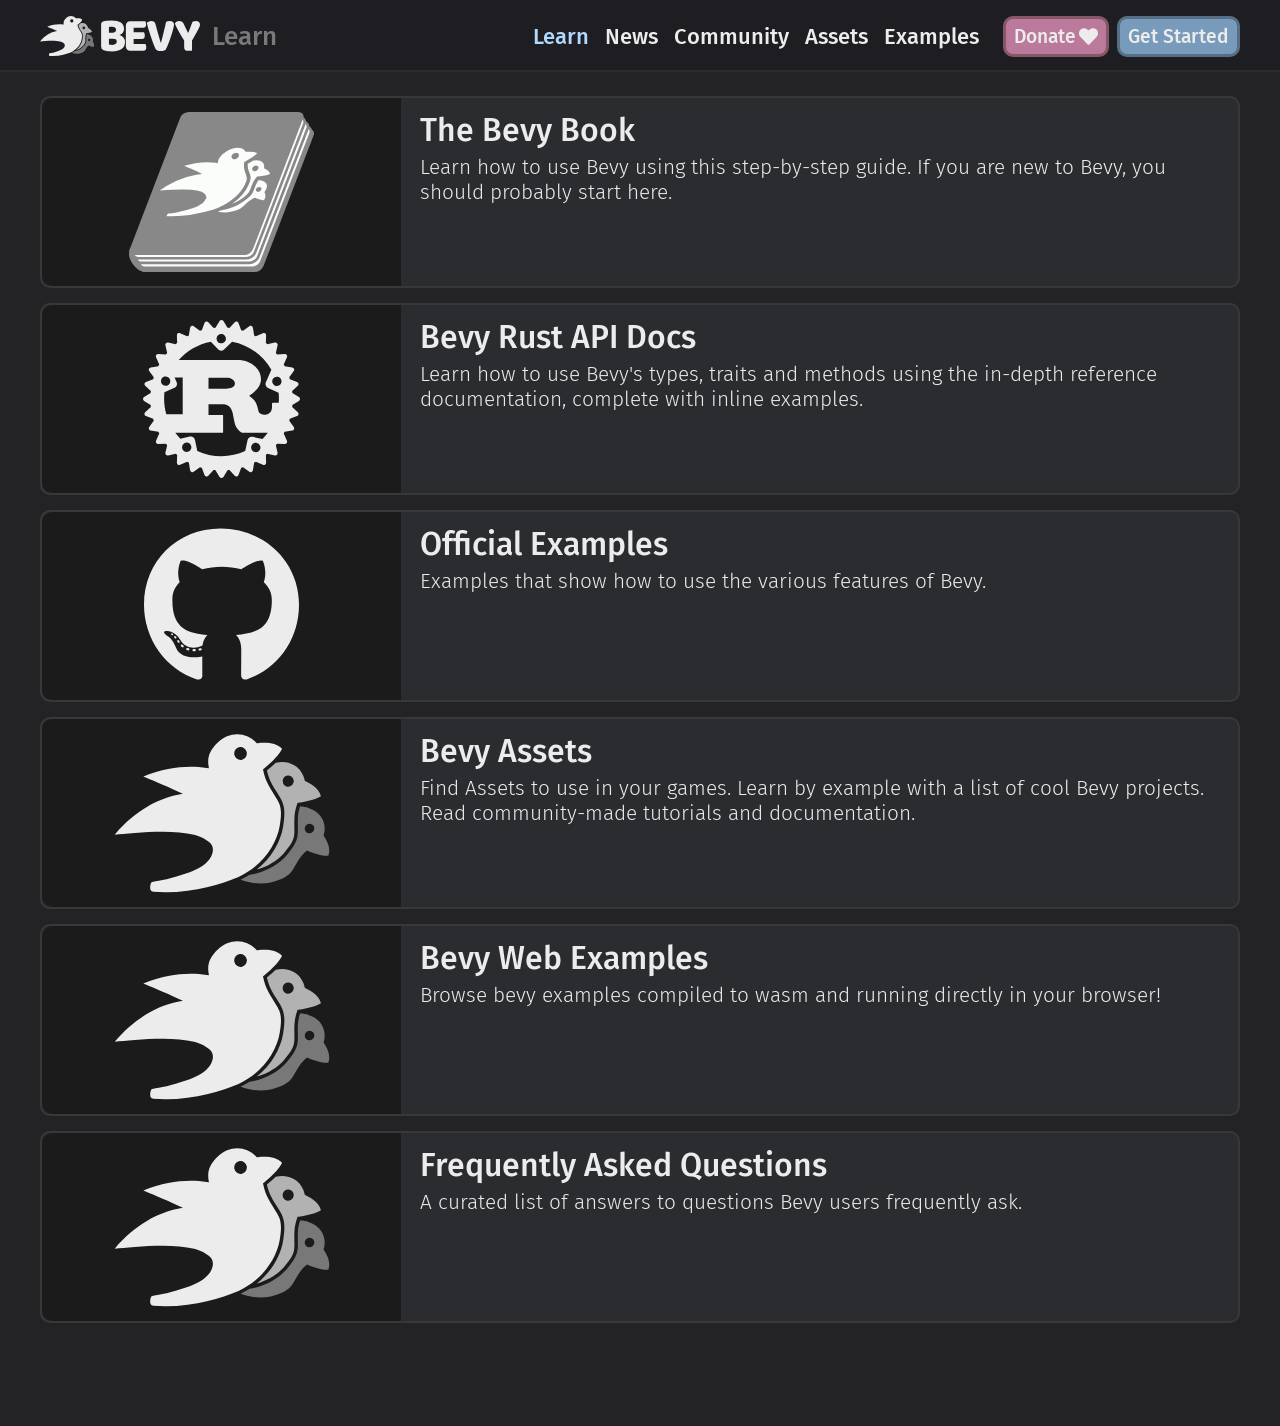
<file: learn/index.html>
<!doctype html>
<html lang="en">
    <head>
        <meta charset="UTF-8">
        <meta name='viewport' content="width=device-width, initial-scale=1" />
        <meta property="og:title" content="Bevy - Learn" />
        <meta property="og:type" content="website" />
        <meta property="og:url" content="https://bevyengine.org&#x2F;&#x2F;learn&#x2F;" />
        <meta property="og:image" content="https://bevyengine.org/assets/bevy_logo_fill.png" />
        <meta property="og:description" content="Bevy is a refreshingly simple data-driven game engine built in Rust. It is free and open-source forever!" />
        <link rel="shortcut icon" type="image/png" href="/assets/favicon.png">
        <link rel="stylesheet" href="/site.css" />
        <link href="/atom.xml" rel="alternate" type="application/atom+xml" />
        <title>Bevy - Learn</title>
         
    </head>
    <body>
        <div class="layout">
            <input id="mobile-menu-state" class="hidden" type="checkbox">
            <header class="layout__header header" data-mobile-menu-state-container>
                <div class="header__content">
                    <label class="main-menu-backdrop" for="mobile-menu-state"></label>
                    <label class="header__hamburger button-square button-square--header" for="mobile-menu-state">
                        <img src="/assets/icon-hamburger.svg">
                    </label>
                    <div class="header__left-block">
                        <a class="header__logo" href="/">
                            <img class="logo logo--icon" src="/assets/bevy_icon_dark.svg" alt="Bevy Engine">
                            <img class="logo logo--full" src="/assets/bevy_logo_dark.svg" alt="Bevy Engine">
                        </a>
                        <div class="header__message">
                            
                                Learn
                            
                        </div>
                    </div>
                    
                    <nav class="header__menu main-menu " role="navigation" data-page-menu-switch-state-container>
                        <div class="main-menu__header">
                            <a href="/">
                                <img class="logo" src="/assets/bevy_logo_dark.svg" alt="Bevy Engine">
                            </a>
                            <label class="button-square button-square--header" for="mobile-menu-state">
                                <img src="/assets/icon-times.svg">
                            </label>
                        </div>
                        
                        <div class="main-menu__content">
                            <div class="main-menu__page-menu">
                                
                            </div>
                            <ul class="main-menu__menu">
                                
    
    

    
        
    

    
    
    

    
        
    

    <li class="main-menu__entry">
        <a href="&#x2F;learn" class="main-menu__link main-menu__link--active">
            <span>Learn</span>
        </a>
    </li>

                                
    
    

    
        
    

    
    
    

    

    <li class="main-menu__entry">
        <a href="&#x2F;news" class="main-menu__link">
            <span>News</span>
        </a>
    </li>

                                
    
    

    
        
    

    
    
    

    

    <li class="main-menu__entry">
        <a href="&#x2F;community" class="main-menu__link">
            <span>Community</span>
        </a>
    </li>

                                
    
    

    
        
    

    
    
    

    

    <li class="main-menu__entry">
        <a href="&#x2F;assets" class="main-menu__link">
            <span>Assets</span>
        </a>
    </li>

                                
    
    

    
        
    

    
    
    

    

    <li class="main-menu__entry">
        <a href="&#x2F;examples" class="main-menu__link">
            <span>Examples</span>
        </a>
    </li>

                                
                            </ul>
                        </div>
                    </nav>
                    <div class="header__cta-container">
                        <a class="button button--pink header__cta" href="/community/donate">Donate <img class="button__icon" src="/assets/heart.svg" alt="heart icon"/></a>
                        <a class="button header__cta" href="/learn/book/getting-started/">Get Started</a>
                    </div>
                </div>
            </header>
            <main class="layout__content">
                <div class="container">
                    
<div class="padded-content">
  <a class="card" href="/learn/book/introduction">
    <div class="card-image">
      <img src="/assets/book.svg" class="centered-card-image" alt="Bevy book" />
    </div>
    <div class="card-text">
      <div class="card-title">
        The Bevy Book
      </div>
      <div class="card-description">
        Learn how to use Bevy using this step-by-step guide. If you are new to Bevy, you should probably start here.
      </div>
    </div>
  </a>
  <a class="card" href="https://docs.rs/bevy">
    <div class="card-image">
      <img src="/assets/rust-logo-light.svg" class="centered-card-image" alt="Rust logo" />
    </div>
    <div class="card-text">
      <div class="card-title">
        Bevy Rust API Docs
      </div>
      <div class="card-description">
        Learn how to use Bevy's types, traits and methods using the in-depth reference documentation, complete with inline examples.
      </div>
    </div>
  </a>
  <a class="card" href="https://github.com/bevyengine/bevy/tree/latest/examples#examples">
    <div class="card-image">
      <img src="/assets/github.svg" class="centered-card-image" alt="Github logo" />
    </div>
    <div class="card-text">
      <div class="card-title">
        Official Examples
      </div>
      <div class="card-description">
        Examples that show how to use the various features of Bevy.
      </div>
    </div>
  </a>
  <a class="card" href="/assets">
    <div class="card-image">
      <img src="/assets/bevy_icon_dark.svg" class="centered-card-image" alt="Bevy logo" />
    </div>
    <div class="card-text">
      <div class="card-title">
        Bevy Assets
      </div>
      <div class="card-description">
        Find Assets to use in your games. Learn by example with a list of cool Bevy projects. Read community-made
        tutorials and documentation.
      </div>
    </div>
  </a>
  <a class="card" href="/examples">
    <div class="card-image">
      <img src="/assets/bevy_icon_dark.svg" class="centered-card-image" alt="Bevy logo" />
    </div>
    <div class="card-text">
      <div class="card-title">
        Bevy Web Examples
      </div>
      <div class="card-description">
        Browse bevy examples compiled to wasm and running directly in your browser!
      </div>
    </div>
  </a>
  <a class="card" href="/faq">
    <div class="card-image">
      <img src="/assets/bevy_icon_dark.svg" class="centered-card-image" alt="Bevy logo" />
    </div>
    <div class="card-text">
      <div class="card-title">
        Frequently Asked Questions
      </div>
      <div class="card-description">
        A curated list of answers to questions Bevy users frequently ask.
      </div>
    </div>
  </a>
</div>

                </div>
            </main>
        </div>
    </body>
</html>
</file>
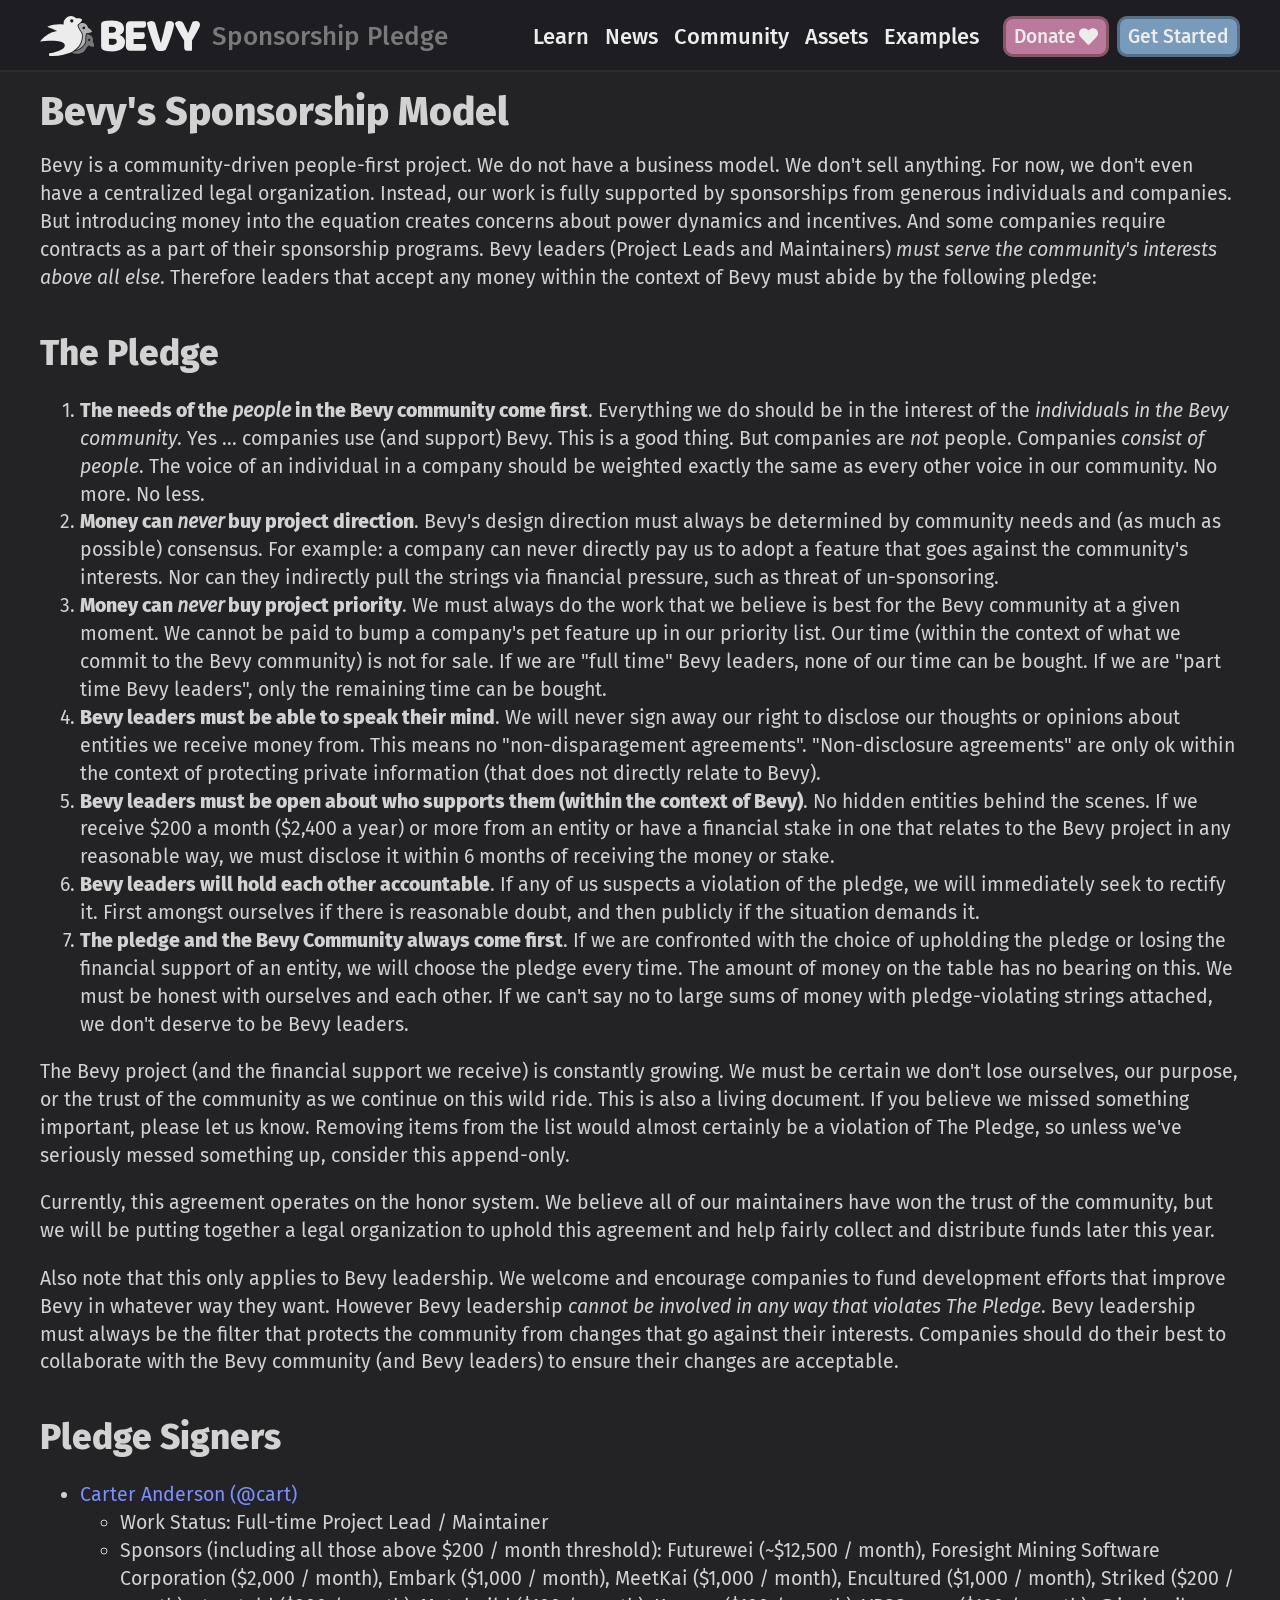
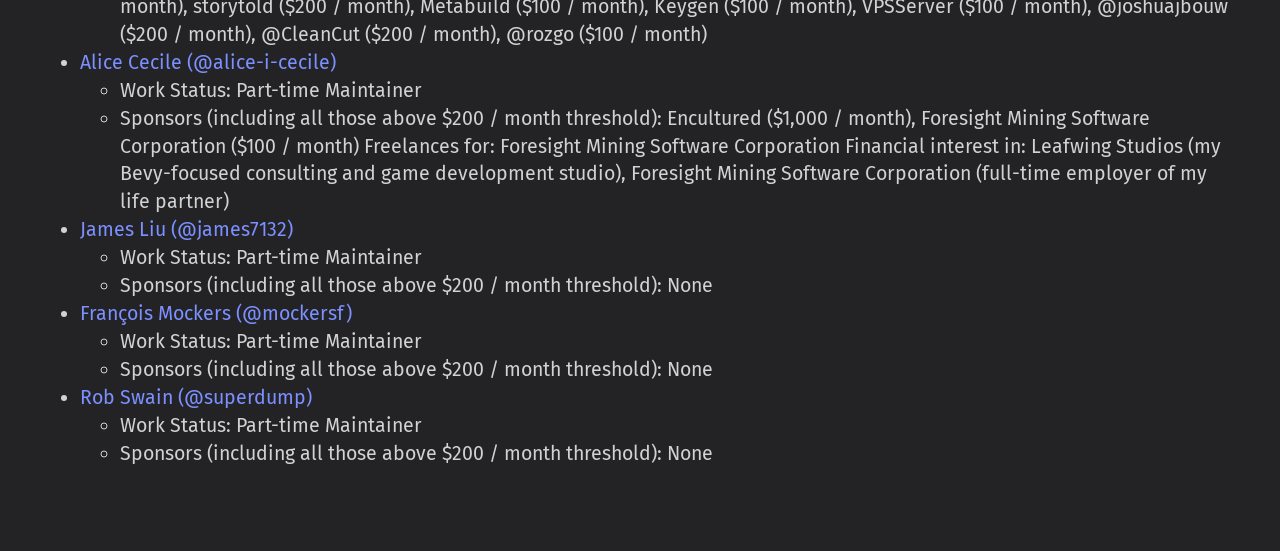
<file: sponsorship-pledge/index.html>
<!doctype html>
<html lang="en">
    <head>
        <meta charset="UTF-8">
        <meta name='viewport' content="width=device-width, initial-scale=1" />
        <meta property="og:title" content="Bevy - Sponsorship Pledge" />
        <meta property="og:type" content="website" />
        <meta property="og:url" content="https://bevyengine.org&#x2F;&#x2F;sponsorship-pledge&#x2F;" />
        <meta property="og:image" content="https://bevyengine.org/assets/bevy_logo_fill.png" />
        <meta property="og:description" content="Bevy is a refreshingly simple data-driven game engine built in Rust. It is free and open-source forever!" />
        <link rel="shortcut icon" type="image/png" href="/assets/favicon.png">
        <link rel="stylesheet" href="/site.css" />
        <link href="/atom.xml" rel="alternate" type="application/atom+xml" />
        <title>Bevy - Sponsorship Pledge</title>
         
    </head>
    <body>
        <div class="layout">
            <input id="mobile-menu-state" class="hidden" type="checkbox">
            <header class="layout__header header" data-mobile-menu-state-container>
                <div class="header__content">
                    <label class="main-menu-backdrop" for="mobile-menu-state"></label>
                    <label class="header__hamburger button-square button-square--header" for="mobile-menu-state">
                        <img src="/assets/icon-hamburger.svg">
                    </label>
                    <div class="header__left-block">
                        <a class="header__logo" href="/">
                            <img class="logo logo--icon" src="/assets/bevy_icon_dark.svg" alt="Bevy Engine">
                            <img class="logo logo--full" src="/assets/bevy_logo_dark.svg" alt="Bevy Engine">
                        </a>
                        <div class="header__message">
                            
                                Sponsorship Pledge
                            
                        </div>
                    </div>
                    
                    <nav class="header__menu main-menu " role="navigation" data-page-menu-switch-state-container>
                        <div class="main-menu__header">
                            <a href="/">
                                <img class="logo" src="/assets/bevy_logo_dark.svg" alt="Bevy Engine">
                            </a>
                            <label class="button-square button-square--header" for="mobile-menu-state">
                                <img src="/assets/icon-times.svg">
                            </label>
                        </div>
                        
                        <div class="main-menu__content">
                            <div class="main-menu__page-menu">
                                
                            </div>
                            <ul class="main-menu__menu">
                                
    
    

    
        
    

    
    
    

    

    <li class="main-menu__entry">
        <a href="&#x2F;learn" class="main-menu__link">
            <span>Learn</span>
        </a>
    </li>

                                
    
    

    
        
    

    
    
    

    

    <li class="main-menu__entry">
        <a href="&#x2F;news" class="main-menu__link">
            <span>News</span>
        </a>
    </li>

                                
    
    

    
        
    

    
    
    

    

    <li class="main-menu__entry">
        <a href="&#x2F;community" class="main-menu__link">
            <span>Community</span>
        </a>
    </li>

                                
    
    

    
        
    

    
    
    

    

    <li class="main-menu__entry">
        <a href="&#x2F;assets" class="main-menu__link">
            <span>Assets</span>
        </a>
    </li>

                                
    
    

    
        
    

    
    
    

    

    <li class="main-menu__entry">
        <a href="&#x2F;examples" class="main-menu__link">
            <span>Examples</span>
        </a>
    </li>

                                
                            </ul>
                        </div>
                    </nav>
                    <div class="header__cta-container">
                        <a class="button button--pink header__cta" href="/community/donate">Donate <img class="button__icon" src="/assets/heart.svg" alt="heart icon"/></a>
                        <a class="button header__cta" href="/learn/book/getting-started/">Get Started</a>
                    </div>
                </div>
            </header>
            <main class="layout__content">
                <div class="container">
                    
<div class="media-content">

    <h1>Bevy's Sponsorship Model</h1>

    Bevy is a community-driven people-first project. We do not have a business model. We don't sell anything. For now,
    we don't even have a centralized legal organization. Instead, our work is fully supported by sponsorships from
    generous individuals and companies. But introducing money into the equation creates concerns about power dynamics
    and incentives. And some companies require contracts as a part of their sponsorship programs. Bevy leaders (Project
    Leads and Maintainers) <i>must serve the community's interests above all else</i>. Therefore leaders that accept any
    money within the context of Bevy must abide by the following pledge:

    <h2>The Pledge</h2>

    <ol>
        <li>
            <b>The needs of the <i>people</i> in the Bevy community come first</b>. Everything we do should be in the
            interest of the <i>individuals in the Bevy community</i>. Yes ... companies use (and support) Bevy. This is
            a good thing. But companies are <i>not</i> people. Companies <i>consist of people</i>. The voice of an
            individual in a company should be weighted exactly the same as every other voice in our community. No more.
            No less.
        </li>
        <li>
            <b>Money can <i>never</i> buy project direction</b>. Bevy's design direction must always be determined by
            community needs and (as much as possible) consensus. For example: a company can never directly pay us to
            adopt a feature that goes against the community's interests. Nor can they indirectly pull the strings via
            financial pressure, such as threat of un-sponsoring.
        </li>
        <li>
            <b>Money can <i>never</i> buy project priority</b>. We must always do the work that we believe is best for
            the Bevy community at a given moment. We cannot be paid to bump a company's pet feature up in our priority
            list. Our time (within the context of what we commit to the Bevy community) is not for sale. If we are "full
            time" Bevy leaders, none of our time can be bought. If we are "part time Bevy leaders", only the remaining
            time can be bought.
        </li>
        <li>
            <b>Bevy leaders must be able to speak their mind</b>. We will never sign away our right to disclose our
            thoughts or opinions about entities we receive money from. This means no "non-disparagement agreements".
            "Non-disclosure agreements" are only ok within the context of protecting private information (that does not
            directly relate to Bevy).
        </li>
        <li>
            <b>Bevy leaders must be open about who supports them (within the context of Bevy)</b>. No hidden entities
            behind the scenes. If we receive $200 a month ($2,400 a year) or more from an entity or have a financial
            stake in one that
            relates to the Bevy project in any reasonable way, we must disclose it within 6 months of receiving the
            money or stake.
        </li>
        <li>
            <b>Bevy leaders will hold each other accountable</b>. If any of us suspects a violation of the pledge, we
            will immediately seek to rectify it. First amongst ourselves if there is reasonable doubt, and then publicly
            if the situation demands it.
        </li>
        <li>
            <b>The pledge and the Bevy Community always come first</b>. If we are confronted with the choice of
            upholding the pledge or losing the financial support of an entity, we will choose the pledge every time. The
            amount of money on the table has no bearing on this. We must be honest with ourselves and each other. If we
            can't say no to large sums of money with pledge-violating strings attached, we don't deserve to be Bevy
            leaders.
        </li>
    </ol>

    <p>
        The Bevy project (and the financial support we receive) is constantly growing. We must be certain we don't lose
        ourselves, our purpose, or the trust of the community as we continue on this wild ride. This is also a living
        document. If you believe we missed something important, please let us know. Removing items from the list would
        almost certainly be a violation of The Pledge, so unless we've seriously messed something up, consider this
        append-only.
    </p>

    <p>
        Currently, this agreement operates on the honor system. We believe all of our maintainers have won the trust of
        the community, but we will be putting together a legal organization to uphold this agreement and help fairly
        collect and distribute funds later this year.
    </p>

    <p>
        Also note that this only applies to Bevy leadership. We welcome and encourage companies to fund development
        efforts that improve Bevy in whatever way they want. However Bevy leadership <i>cannot be involved in any way
            that violates The Pledge</i>. Bevy leadership must always be the filter that protects the community from
        changes that go against their interests. Companies should do their best to collaborate with the Bevy community
        (and Bevy leaders) to ensure their changes are acceptable.
    </p>

    <h2>Pledge Signers</h2>
    <ul>
        <li>
            <a href="https://github.com/sponsors/cart">Carter Anderson (@cart)</a>
            <ul>
                <li>Work Status: Full-time Project Lead / Maintainer</li>
                <li>Sponsors (including all those above $200 / month threshold): Futurewei (~$12,500 / month), Foresight
                    Mining Software Corporation
                    ($2,000 / month), Embark ($1,000 / month), MeetKai ($1,000 / month), Encultured ($1,000 / month),
                    Striked ($200 / month), storytold ($200 / month), Metabuild ($100 / month), Keygen ($100 / month),
                    VPSServer ($100 / month), @joshuajbouw ($200 / month), @CleanCut ($200 / month), @rozgo ($100 /
                    month)</li>
            </ul>
        </li>
        <li>
            <a href="https://github.com/sponsors/alice-i-cecile">Alice Cecile (@alice-i-cecile)</a>
            <ul>
                <li>Work Status: Part-time Maintainer</li>
                <li>Sponsors (including all those above $200 / month threshold): Encultured ($1,000 / month), Foresight
                    Mining Software Corporation ($100 / month)
                    Freelances for: Foresight Mining Software Corporation
                    Financial interest in: Leafwing Studios (my Bevy-focused consulting and game development studio),
                    Foresight Mining Software Corporation (full-time employer of my life partner)
                </li>
            </ul>
        </li>
        <li>
            <a href="https://github.com/sponsors/james7132">James Liu (@james7132)</a>
            <ul>
                <li>Work Status: Part-time Maintainer</li>
                <li>Sponsors (including all those above $200 / month threshold): None</li>
            </ul>
        </li>
        <li>
            <a href="https://github.com/sponsors/mockersf">François Mockers (@mockersf)</a>
            <ul>
                <li>Work Status: Part-time Maintainer</li>
                <li>Sponsors (including all those above $200 / month threshold): None</li>
            </ul>
        </li>
        <li>
            <a href="https://github.com/superdump">Rob Swain (@superdump)</a>
            <ul>
                <li>Work Status: Part-time Maintainer</li>
                <li>Sponsors (including all those above $200 / month threshold): None</li>
            </ul>
        </li>
    </ul>
</div>

                </div>
            </main>
        </div>
    </body>
</html>
</file>
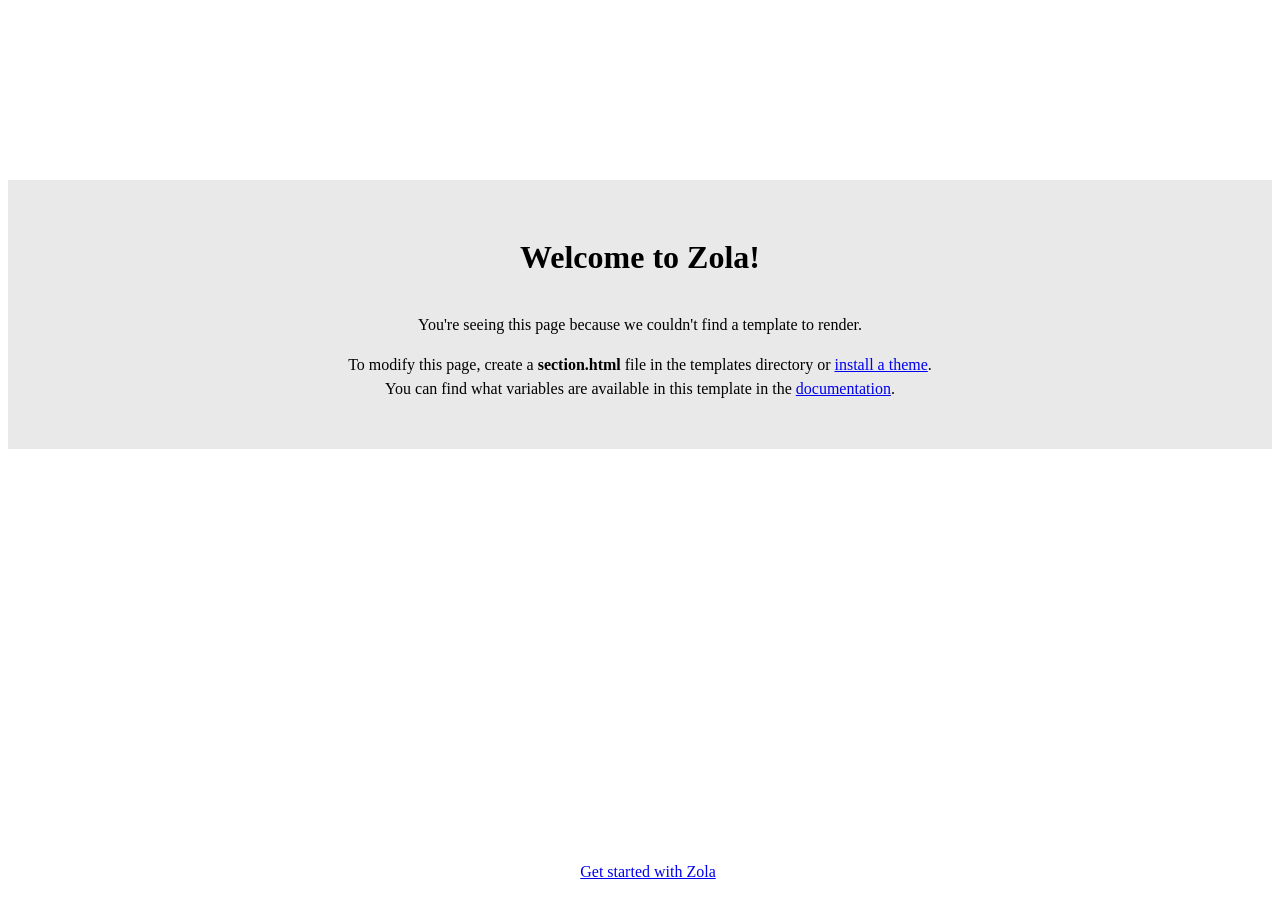
<file: assets/apps/index.html>
<html>
    <head>
        <title>Zola</title>
    </head>
    <body>
        <div class="container">
            <h1>Welcome to Zola!</h1>
            <p>
                You're seeing this page because we couldn't find a template to render.
            </p>
            <p>
                To modify this page, create a <b>section.html</b> file in the templates directory or
                <a href="https://www.getzola.org/documentation/themes/installing-and-using-themes/" target="_blank">install a theme</a>.
                <br>
                You can find what variables are available in this template in the <a href="https:&#x2F;&#x2F;www.getzola.org&#x2F;documentation&#x2F;templates&#x2F;pages-sections&#x2F;#section-variables" target="_blank">documentation</a>.
            </p>
        </div>
        <footer>
            <a href="https://www.getzola.org/documentation/getting-started/cli-usage/" target="_blank">Get started with Zola</a>
        </footer>
        <style>
            html {
                line-height: 1.5;
            }
            h1 {
                margin-bottom: 2rem;
            }
            .container {
                font-family: "sans-serif";
                text-align: center;
                margin-top: 20vh;
                padding: 2rem;
                background: #e9e9e9;
            }
            footer {
                position: fixed;
                width: 100%;
                bottom: 1rem;
                text-align: center;
            }
        </style>
    </body>
</html>
</file>
<file: site.css>
:root{--header-height: 60px;--scroll-padding-top: calc(var(--header-height) + 16px)}@media (min-width: 992px){:root{--header-height: 72px}}@font-face{font-family:'Fira Mono';font-style:normal;font-weight:400;src:url("../fonts/fira-mono-v8-latin-regular.eot");src:local("Fira Mono Regular"),local("FiraMono-Regular"),url("../fonts/fira-mono-v8-latin-regular.eot?#iefix") format("embedded-opentype"),url("../fonts/fira-mono-v8-latin-regular.woff2") format("woff2"),url("../fonts/fira-mono-v8-latin-regular.woff") format("woff"),url("../fonts/fira-mono-v8-latin-regular.ttf") format("truetype"),url("../fonts/fira-mono-v8-latin-regular.svg#FiraMono") format("svg")}@font-face{font-family:'Fira Sans';font-style:normal;font-weight:300;src:url("/assets/fonts/fira-sans-v10-latin-300.eot");src:local("Fira Sans Light"),local("FiraSans-Light"),url("/assets/fonts/fira-sans-v10-latin-300.eot?#iefix") format("embedded-opentype"),url("/assets/fonts/fira-sans-v10-latin-300.woff2") format("woff2"),url("/assets/fonts/fira-sans-v10-latin-300.woff") format("woff"),url("/assets/fonts/fira-sans-v10-latin-300.ttf") format("truetype"),url("/assets/fonts/fira-sans-v10-latin-300.svg#FiraSans") format("svg")}@font-face{font-family:'Fira Sans';font-style:normal;font-weight:400;src:url("/assets/fonts/fira-sans-v10-latin-regular.eot");src:local("Fira Sans Regular"),local("FiraSans-Regular"),url("/assets/fonts/fira-sans-v10-latin-regular.eot?#iefix") format("embedded-opentype"),url("/assets/fonts/fira-sans-v10-latin-regular.woff2") format("woff2"),url("/assets/fonts/fira-sans-v10-latin-regular.woff") format("woff"),url("/assets/fonts/fira-sans-v10-latin-regular.ttf") format("truetype"),url("/assets/fonts/fira-sans-v10-latin-regular.svg#FiraSans") format("svg")}@font-face{font-family:'Fira Sans';font-style:italic;font-weight:400;src:url("/assets/fonts/fira-sans-v10-latin-italic.eot");src:local("Fira Sans Italic"),local("FiraSans-Italic"),url("/assets/fonts/fira-sans-v10-latin-italic.eot?#iefix") format("embedded-opentype"),url("/assets/fonts/fira-sans-v10-latin-italic.woff2") format("woff2"),url("/assets/fonts/fira-sans-v10-latin-italic.woff") format("woff"),url("/assets/fonts/fira-sans-v10-latin-italic.ttf") format("truetype"),url("/assets/fonts/fira-sans-v10-latin-italic.svg#FiraSans") format("svg")}@font-face{font-family:'Fira Sans';font-style:normal;font-weight:500;src:url("/assets/fonts/fira-sans-v10-latin-500.eot");src:local("Fira Sans Medium"),local("FiraSans-Medium"),url("/assets/fonts/fira-sans-v10-latin-500.eot?#iefix") format("embedded-opentype"),url("/assets/fonts/fira-sans-v10-latin-500.woff2") format("woff2"),url("/assets/fonts/fira-sans-v10-latin-500.woff") format("woff"),url("/assets/fonts/fira-sans-v10-latin-500.ttf") format("truetype"),url("/assets/fonts/fira-sans-v10-latin-500.svg#FiraSans") format("svg")}@font-face{font-family:'Fira Sans';font-style:normal;font-weight:800;src:url("/assets/fonts/fira-sans-v10-latin-800.eot");src:local("Fira Sans ExtraBold"),local("FiraSans-ExtraBold"),url("/assets/fonts/fira-sans-v10-latin-800.eot?#iefix") format("embedded-opentype"),url("/assets/fonts/fira-sans-v10-latin-800.woff2") format("woff2"),url("/assets/fonts/fira-sans-v10-latin-800.woff") format("woff"),url("/assets/fonts/fira-sans-v10-latin-800.ttf") format("truetype"),url("/assets/fonts/fira-sans-v10-latin-800.svg#FiraSans") format("svg")}html{color:#ececec;color-scheme:dark;font-family:'Fira Sans', sans-serif;font-size:.875rem;background-color:#1e1e22;scroll-padding-top:var(--scroll-padding-top)}html *{box-sizing:border-box;-webkit-tap-highlight-color:transparent;outline:none}@media (min-width: 768px){html{font-size:1rem}}body{padding:0;margin:0}.hidden{display:none}*:focus-visible{border-radius:5px;outline:solid #b1d9ff 3px}.section{display:block;font-size:1.4rem;overflow-x:hidden}.padded-content{padding:16px 0}@media (min-width: 992px){.padded-content{padding:24px 0}}.warning{color:#c8c864}.anchor-link,.anchor-link:focus,.anchor-link:hover,.anchor-link:active,.anchor-link:hover,.anchor-link:link,.anchor-link:visited{margin-left:0.3rem;color:#505050;text-shadow:none;font-weight:500}.bevy-instance{position:relative}.bevy-instance__progress-status{display:flex;flex-direction:column;position:absolute;bottom:50%;left:50%;width:250px;transform:translateX(-50%)}.bevy-instance__progress-status:empty{display:none}.bevy-instance__progress-file{margin-bottom:4px;font-weight:normal;text-shadow:1px 1px 1px #000;font-size:0.85rem;word-break:break-all}.bevy-instance__progress-track{width:100%;height:4px;border-radius:4px;background-color:#555}.bevy-instance__progress-track:not(:last-child){margin-bottom:2px}.bevy-instance__progress-bar{height:4px;min-width:4px;background-color:#799bbb;border-radius:4px;width:0px}.bevy-instance__progress-bar--indeterminate{background-image:linear-gradient(131deg, #799bbb 25%, #597899 25%, #597899 50%, #799bbb 50%, #799bbb 75%, #597899 75%, #597899 100%);background-size:26.50px 30.49px;animation-duration:1s;animation-fill-mode:forwards;animation-iteration-count:infinite;animation-name:bg-animation;animation-timing-function:linear}@keyframes bg-animation{0%{background-position:0px 0}100%{background-position:-26.5px 0}}.bevy-instance__canvas{width:100% !important;height:auto !important;border-radius:10px;background:#2b2c2f}.book-footer{--book-footer-gap: 12px;margin:32px 0}@media (min-width: 768px){.book-footer{--book-footer-gap: 20px}}.book-footer__nav{display:grid;gap:var(--book-footer-gap);padding:var(--book-footer-gap) 0;grid-template-columns:1fr;grid-template-areas:'next' 'prev'}@media (min-width: 768px){.book-footer__nav{grid-template-columns:1fr 1fr;grid-template-areas:'prev next'}}.book-footer__link{display:flex;border:2px solid #2f3033;border-radius:8px;padding:16px 8px}.book-footer__link,.book-footer__link:focus,.book-footer__link:hover,.book-footer__link:active .book-footer__link:link,.book-footer__link:visited{text-decoration:none;color:#9b9b9d}.book-footer__link:hover{background-color:rgba(236,236,236,0.01);color:#ececec}.book-footer__link:hover .book-footer__dir{color:#999}.book-footer__link--prev{grid-area:prev;flex-direction:row-reverse;padding-left:16px}.book-footer__link--prev .book-footer__label{padding:0 8px 0 12px}.book-footer__link--next{grid-area:next;text-align:right;padding-right:16px}.book-footer__link--next .book-footer__label{padding:0 12px 0 8px}.book-footer__label{flex-grow:1;font-size:1.125rem;line-height:1.3}.book-footer__dir{margin-bottom:4px;color:#666;text-transform:uppercase;font-size:0.8rem;line-height:1;letter-spacing:0.1em}.book-footer__chevron{align-self:center}.book-footer__edit-wrapper{border-top:2px solid #2f3033;text-align:center;padding-top:var(--book-footer-gap)}.book-footer__edit{display:inline-flex;align-items:center;padding:8px;font-size:0.9rem}.book-footer__edit,.book-footer__edit:focus,.book-footer__edit:hover,.book-footer__edit:active .book-footer__edit:link,.book-footer__edit:visited{text-decoration:none;color:#555}.book-footer__edit:hover{color:#aaa}.book-footer__edit .icon{margin-right:4px}.button-square{display:flex;align-items:center;justify-content:center;position:relative;cursor:pointer}.button-square:hover:before{content:'';position:absolute;top:8px;right:8px;bottom:8px;left:8px;background-color:rgba(236,236,236,0.05);border-radius:10px}.button-square--header{width:calc(var(--header-height) - 8px);height:var(--header-height)}.button{display:inline-flex;align-items:center;background-color:#799bbb;border:3px solid #576f86;padding:6px 8px;border-radius:10px;font-size:1.2rem;font-weight:500;transition:transform 100ms}.button:hover{background-color:#6f93b6}.button:active{transform:translateY(2px)}.button,.button:hover,.button:visited{color:#ececec;text-decoration:none}.button__icon{height:1.1em;vertical-align:middle;margin-left:0.2em;font-size:0.9em}.button--pink{background-color:#bb799c;border-color:#865767}.button--pink:hover{background-color:#b66f95}.card{display:block;flex-direction:left;overflow:hidden;height:12rem;border-radius:10px;background-color:#2b2c2f;margin-bottom:15px;font-style:normal;text-decoration:none;border:2px solid #383838;position:relative}.card:hover{background-color:#2f3033;border:2px solid #6b6b6b}.card-profile-picture{position:absolute;right:0px;top:0px;height:2.0em;width:2.0em;border-radius:0px 10px 0px 10px;overflow:hidden;display:flex}.card-social-icon{position:relative;top:0.2rem;width:1rem;height:1rem}.card-sponsor-icon{fill:#bb799c}.card-image{width:30%;overflow:hidden;object-fit:cover;display:flex;background-color:#1b1b1b;border-top-left-radius:10px;border-bottom-left-radius:10px;align-content:center;justify-content:center;float:left;height:100%;margin-right:0px}.centered-card-image{display:block;align-self:center;height:85%;max-width:85%;border-radius:10px}.card-text{padding-top:0.8rem;padding-bottom:0.8rem;padding-left:1.2rem;padding-right:1.2rem;overflow:hidden;text-overflow:ellipsis}.card-text-dense{line-height:1.0rem}.card-subtitle{display:block;font-weight:200;font-size:1.4rem;font-style:italic;color:#8f8f8f;text-decoration:none}.card-description{display:block;position:relative;font-weight:300;font-size:1.3rem;color:#ececec;text-decoration:none;margin-top:0.4rem;overflow:hidden;text-overflow:ellipsis;height:100px}.card-title{display:block;font-weight:500;font-size:2.0rem;color:#ececec;font-style:normal;text-decoration:none}.card-image-default{display:flex;height:100%;margin-left:auto;margin-right:auto;align-items:center}.card-dense{padding:0.8rem}.container{--container-padding: 8px;width:100%;max-width:calc(1200px + var(--container-padding) * 2);margin:0 auto;padding:0 var(--container-padding)}@media (min-width: 992px){.container{--container-padding: 16px}}.example{padding:0 16px}.example__header{display:grid;gap:8px;margin:16px 0 8px;align-items:baseline;grid-template-columns:1fr 1fr;grid-template-areas:'title title' 'back  github'}@media (min-width: 768px){.example__header{margin:24px 0 8px;grid-template-areas:'back title github';grid-template-columns:150px 1fr 150px}}.example__title{grid-area:title;margin:0;font-size:1.75rem;text-align:center}.example__back,.example__github{font-size:1rem}.example__back,.example__back:focus,.example__back:hover,.example__back:active .example__back:link,.example__back:visited,.example__github,.example__github:focus,.example__github:hover,.example__back:active .example__github:link,.example__github:visited,.example__github:active .example__back:link,.example__github:active .example__github:link{text-decoration:none;color:#aaa}.example__back:hover,.example__github:hover{color:#ececec}.example__back{grid-area:back}.example__github{grid-area:github;text-align:right}.header{padding-right:8px}@media (min-width: 992px){.header{padding:0 16px}}.header__content{width:100%;max-width:1200px;height:var(--header-height);display:flex;align-items:center;justify-content:space-between;margin:0 auto}.header__hamburger{flex-shrink:0}@media (min-width: 992px){.header__hamburger{display:none}}.header__left-block{display:flex;align-items:center;margin-right:auto}.header__logo{display:flex;align-items:center}.header__message{display:none;font-size:1.4rem;font-weight:500;color:#797979;margin-left:12px}@media (min-width: 550px){.header__message{display:block}}@media (min-width: 1200px){.header__message{font-size:1.625rem}}.header__message:empty{display:none}.header__cta-container{display:flex;margin-left:16px}.header__cta{flex-shrink:0}.header__cta:not(:last-child){margin-right:8px}.icon{--icon-height: 1.2em;display:inline-block;background-color:currentColor;vertical-align:text-bottom;-webkit-mask-repeat:no-repeat;mask-repeat:no-repeat;-webkit-mask-size:contain;mask-size:contain;-webkit-mask-position:center;mask-position:center}.icon--chevron-down{height:var(--icon-height);width:calc(var(--icon-height) * .625);-webkit-mask-image:url("/assets/icon-chevron-down.svg");mask-image:url("/assets/icon-chevron-down.svg")}.icon--chevron-left{height:var(--icon-height);width:calc(var(--icon-height) * .375);-webkit-mask-image:url("/assets/icon-chevron-left.svg");mask-image:url("/assets/icon-chevron-left.svg")}.icon--chevron-right{height:var(--icon-height);width:calc(var(--icon-height) * .375);-webkit-mask-image:url("/assets/icon-chevron-right.svg");mask-image:url("/assets/icon-chevron-right.svg")}.icon--github{height:var(--icon-height);width:calc(var(--icon-height) * 1);-webkit-mask-image:url("/assets/icon-github.svg");mask-image:url("/assets/icon-github.svg")}.icon--pencil{height:var(--icon-height);width:calc(var(--icon-height) * .79167);-webkit-mask-image:url("/assets/icon-pencil.svg");mask-image:url("/assets/icon-pencil.svg")}.icon--times{height:var(--icon-height);width:calc(var(--icon-height) * .66667);-webkit-mask-image:url("/assets/icon-times.svg");mask-image:url("/assets/icon-times.svg")}.item-grid{display:grid;grid-template-columns:repeat(auto-fill, minmax(270px, 1fr));gap:16px}.layout{min-height:100vh;display:flex;flex-direction:column}.layout__header{position:fixed;top:0px;width:100%;height:var(--header-height);background-color:#1e1e22;border-bottom:2px solid #2c2c2d;z-index:800}.layout__content{width:100%;padding-top:var(--header-height);padding-bottom:64px;flex-grow:1;background-color:#232326}#mobile-menu-state:checked+[data-mobile-menu-state-container] .layout{height:100%;overflow:hidden}.logo{height:28px}@media (min-width: 992px){.logo{height:40px}}@media (min-width: 440px){.logo--icon{display:none}}.logo--full{display:none}@media (min-width: 440px){.logo--full{display:block}}.main-menu-backdrop{visibility:hidden;position:fixed;top:0px;left:0px;width:100%;height:100%;z-index:900;background-color:rgba(0,0,0,0.2);cursor:pointer;opacity:0.0;transition:opacity 500ms}#mobile-menu-state:checked+[data-mobile-menu-state-container] .main-menu-backdrop{visibility:visible;opacity:1.0}.main-menu__menu{display:flex;margin:0;padding:0}.main-menu__entry{list-style:none}.main-menu__link{display:flex;align-items:center;justify-content:center;position:relative;height:var(--header-height);font-size:1.375rem;font-weight:500;text-decoration:none}.main-menu__link,.main-menu__link:visited,.main-menu__link:active{color:#ececec}.main-menu__link:hover{color:#b1d9ff}.main-menu__link--active,.main-menu__link--active:visited,.main-menu__link--active:active{color:#b1d9ff}.main-menu__link:focus-visible{outline:none}.main-menu__link:focus-visible span{border-radius:5px;outline:solid #b1d9ff 3px}@media (max-width: 991px){.main-menu{--main-menu-switch-height: 0px;position:fixed;top:0px;left:-300px;width:300px;bottom:-60px;padding-bottom:60px;background-color:#1e1e22;z-index:1000;transform:translateX(0);opacity:0.0;transition:transform 250ms, opacity 250ms;box-shadow:0px 0px 16px rgba(0,0,0,0.3)}.main-menu--with-page-menu{--main-menu-switch-height: 56px}.main-menu--with-page-menu .main-menu__page-menu-switch{display:block}.main-menu__header{display:flex;align-items:center;justify-content:space-between;padding-left:8px;height:var(--header-height);background-color:#232326;border-bottom:2px solid #313131}.main-menu__header a{display:flex;align-items:center}.main-menu__page-menu-switch{display:none;padding:8px 8px 0 8px;height:var(--main-menu-switch-height)}.main-menu__content{position:relative;height:calc(100% - var(--header-height) - var(--main-menu-switch-height));overflow-x:hidden}.main-menu__menu,.main-menu__page-menu{overflow-y:auto;height:100%;position:absolute;top:0px;bottom:0px;left:0px;right:0px;transition:transform 250ms}.main-menu__menu{display:flex;flex-direction:column;padding:8px;transform:translateX(0px)}.main-menu__page-menu{margin:0;padding:8px;transform:translateX(300px)}.main-menu__link:hover{background-color:rgba(236,236,236,0.05);border-radius:10px}}@media (max-width: 991px){#mobile-menu-state:checked+[data-mobile-menu-state-container] .main-menu{transform:translateX(300px);opacity:1.0}#page-menu-switch-state:checked+[data-page-menu-switch-state-container] .main-menu__menu{transform:translateX(-300px)}#page-menu-switch-state:checked+[data-page-menu-switch-state-container] .main-menu__page-menu{transform:translateX(0px)}}@media (min-width: 992px){.main-menu__header,.main-menu__page-menu-switch,.main-menu__page-menu{display:none}.main-menu__link{display:flex;align-items:center;justify-content:center;padding:0 8px;height:var(--header-height);font-size:1.375rem;font-weight:500;text-decoration:none}}.menu-switch{position:relative;display:grid;grid-template-columns:1fr 1fr;gap:4px;border-radius:40px;background-color:rgba(236,236,236,0.05);padding:4px;height:40px;cursor:pointer;user-select:none}.menu-switch::before{content:'';position:absolute;top:4px;left:4px;height:32px;width:calc(50% - 8px);border-radius:32px;background-color:#1e1e22;z-index:0;transition:transform 250ms}.menu-switch__option{display:flex;align-items:center;justify-content:center;position:relative;height:32px;border-radius:32px;z-index:1}.menu-switch__option--main-menu{opacity:1.0}.menu-switch__option--page-menu{opacity:0.5}#page-menu-switch-state:checked+[data-page-menu-switch-state-container] .menu-switch::before{transform:translateX(calc(100% + 8px))}#page-menu-switch-state:checked+[data-page-menu-switch-state-container] .menu-switch__option--main-menu{opacity:0.5}#page-menu-switch-state:checked+[data-page-menu-switch-state-container] .menu-switch__option--page-menu{opacity:1.0}.page-with-menu{display:grid;grid-gap:24px;grid-template-columns:1fr;grid-template-areas:'content';margin-top:12px}@media (min-width: 992px){.page-with-menu{margin-top:24px;grid-template-columns:250px 1fr;grid-template-areas:'menu content'}}.page-with-menu__menu-wrapper{grid-area:menu;display:none;position:relative}@media (min-width: 992px){.page-with-menu__menu-wrapper{display:block}}.page-with-menu__menu{scrollbar-width:thin;scrollbar-color:rgba(236,236,236,0.2) transparent;position:sticky;top:calc(var(--header-height) + 24px);height:calc(100vh - var(--header-height) - 48px);overflow-y:auto;padding-bottom:24px}.page-with-menu__menu::-webkit-scrollbar-track{background-color:transparent}.page-with-menu__menu::-webkit-scrollbar{width:4px;background-color:transparent}.page-with-menu__menu::-webkit-scrollbar-thumb{background-color:rgba(236,236,236,0.2);border-radius:4px}.page-with-menu__content{grid-area:content;overflow-x:hidden}@media (min-width: 992px){.page-with-menu--news{grid-template-columns:1fr 250px;grid-template-areas:'content menu'}}.sponsors{width:100%;max-width:800px;margin:0 auto}.sponsors:not(:last-child){margin-bottom:56px}.sponsors__title{font-size:2.8rem;margin-bottom:-10px}.sponsors__amount{font-size:1.2rem}.sponsors__content{display:flex;flex-direction:column;justify-content:center;align-items:center;max-width:600px;margin:0 auto}@media (min-width: 992px){.sponsors__content{max-width:none;flex-direction:row;flex-wrap:wrap}}.sponsors__link{display:block;margin:0 0 16px}@media (min-width: 992px){.sponsors__link{margin:0 24px 24px}}.sponsors__logo{object-fit:contain}.sponsors--patron .sponsors__title{color:#ececec}.sponsors--patron .sponsors__amount{color:#ececec}.sponsors--patron .sponsors__logo{width:100%;max-height:190px}.sponsors--platinum .sponsors__title{color:#ececec}.sponsors--platinum .sponsors__amount{color:#ececec}.sponsors--platinum .sponsors__logo{width:100%;max-height:100px}.sponsors--silver .sponsors__title{color:#bbb}.sponsors--silver .sponsors__amount{color:#bbb}.sponsors--silver .sponsors__logo{width:100%;max-height:80px}.sponsors--bronze .sponsors__title{color:#9f7d6c}.sponsors--bronze .sponsors__amount{color:#9f7d6c}.sponsors--bronze .sponsors__logo{width:100%;max-height:60px}.z-code{color:#c0c5ce;background-color:#2b2c2f}div.incorrect{background-color:#542326;border-left:10px solid red;border-radius:10px}div.incorrect .z-code,div.incorrect .z-code code{background-color:#542326}.z-variable.z-parameter.z-function{color:#c0c5ce}.z-comment,.z-punctuation.z-definition.z-comment{color:#65737e}.z-punctuation.z-definition.z-string,.z-punctuation.z-definition.z-variable,.z-punctuation.z-definition.z-string,.z-punctuation.z-definition.z-parameters,.z-punctuation.z-definition.z-string,.z-punctuation.z-definition.z-array{color:#c0c5ce}.z-none{color:#c0c5ce}.z-keyword.z-operator{color:#c0c5ce}.z-keyword{color:#c594c5ff}.z-variable{color:#c0c5ce}.z-entity.z-name.z-function,.z-meta.z-require,.z-support.z-function.z-any-method{color:#6699ccff}.z-support.z-class,.z-entity.z-name.z-class,.z-entity.z-name.z-type.z-class{color:#dfc479}.z-meta.z-class{color:#eff1f5}.z-keyword.z-other.z-special-method{color:#8fa1b3}.z-storage{color:#b48ead}.z-support.z-function{color:#6699ccff}.z-string,.z-constant.z-other.z-symbol,.z-entity.z-other.z-inherited-class{color:#9fc37f}.z-none{color:#e79e6d}.z-constant{color:#e79e6d}.z-entity.z-name.z-tag{color:#e05a67}.z-entity.z-other.z-attribute-name{color:#d08770}.z-entity.z-other.z-attribute-name.z-id,.z-punctuation.z-definition.z-entity{color:#8fa1b3}.z-meta.z-selector{color:#b48ead}.z-markup.z-heading .z-punctuation.z-definition.z-heading,.z-entity.z-name.z-section{color:#8fa1b3}.z-keyword.z-other.z-unit{color:#e79e6d}.z-markup.z-bold,.z-punctuation.z-definition.z-bold{color:#dfc479;font-weight:bold}.z-markup.z-italic,.z-punctuation.z-definition.z-italic{color:#b48ead;font-style:italic}.z-markup.z-raw.z-inline{color:#a3be8c}.z-string.z-other.z-link{color:#bf616a}.z-meta.z-link{color:#e79e6d}.z-markup.z-list{color:#bf616a}.z-markup.z-quote{color:#e79e6d}.z-meta.z-separator{color:#c0c5ce;background-color:#4f5b66}.z-markup.z-inserted,.z-markup.z-inserted.z-git_gutter{color:#a3be8c}.z-markup.z-deleted,.z-markup.z-deleted.z-git_gutter{color:#bf616a}.z-markup.z-changed,.z-markup.z-changed.z-git_gutter{color:#b48ead}.z-markup.z-ignored,.z-markup.z-ignored.z-git_gutter{color:#4f5b66}.z-markup.z-untracked,.z-markup.z-untracked.z-git_gutter{color:#4f5b66}.z-constant.z-other.z-color{color:#96b5b4}.z-string.z-regexp{color:#96b5b4}.z-constant.z-character.z-escape{color:#96b5b4}.z-punctuation.z-section.z-embedded,.z-variable.z-interpolation{color:#ab7967}.z-invalid.z-illegal{color:#2b303b;background-color:#bf616a}.z-markup.z-deleted.z-git_gutter{color:#f92672}.z-markup.z-inserted.z-git_gutter{color:#a6e22e}.z-markup.z-changed.z-git_gutter{color:#967efb}.z-markup.z-ignored.z-git_gutter{color:#565656}.z-markup.z-untracked.z-git_gutter{color:#565656}.z-meta.z-generic.z-rust,.z-entity.z-name.z-struct.z-rust,.z-entity.z-name.z-impl.z-rust{color:#dfc479}.z-punctuation.z-definition.z-generic.z-rust{color:#c0c5ce}.z-storage.z-type.z-function,.z-keyword.z-operator.z-rust,.z-storage.z-type.z-struct.z-rust,.z-punctuation.z-accessor.z-rust,.z-storage.z-modifier.z-rust{color:#c594c5ff}.z-support.z-macro.z-rust{color:#6699ccff}.z-punctuation.z-definition.z-string{color:#9fc37f}.z-entity.z-name.z-trait.z-rust{color:#56b6c2}.z-meta.z-annotation.z-rust,.z-variable.z-annotation.z-rust{color:#d19a66}.z-meta.z-annotation.z-parameters.z-rust{color:#d1af8f}.z-meta.z-annotation.z-parameters.z-rust .z-begin,.z-meta.z-annotation.z-parameters.z-rust .z-end,.z-meta.z-annotation.z-parameters.z-rust .z-punctuation{color:#d19a66}.z-variable.z-function.z-shell,.z-support.z-function.z-shell{color:#6699ccff}.z-variable.z-parameter.z-option{color:#c594c5ff}.tree-menu{margin:0;padding:0;position:relative}.tree-menu__state{display:none}.tree-menu__item{list-style:none}.tree-menu__item>.tree-menu{display:none;padding-left:16px}.tree-menu__label{display:flex;border-radius:4px;margin-bottom:2px;opacity:0.6}.tree-menu__label:hover{opacity:1.0;background-color:rgba(236,236,236,0.1)}.tree-menu__label--with-chevron .tree-menu__link{padding-right:4px}.tree-menu__link{display:flex;align-items:center;flex-grow:1;padding:4px 16px;min-height:32px;text-decoration:none;line-height:1.25;font-size:1rem}.tree-menu__link,.tree-menu__link:focus,.tree-menu__link:active,.tree-menu__link:hover,.tree-menu__link:link,.tree-menu__link:visited{color:#ececec}.tree-menu__toggle{display:flex;align-items:center;justify-content:center;flex-shrink:0;width:44px;cursor:pointer;border-radius:4px;user-select:none}.tree-menu__toggle:hover{background-color:rgba(236,236,236,0.1)}.tree-menu__chevron{transition:transform 250ms;transform:rotate(-90deg)}.tree-menu__item--active>.tree-menu__label{background-color:rgba(236,236,236,0.1);opacity:1.0}.tree-menu__item--active>.tree-menu__label .tree-menu__link{color:#ececec}.tree-menu__state:checked+.tree-menu__item>.tree-menu__label .tree-menu__chevron{transform:rotate(0deg)}.tree-menu__state:checked+.tree-menu__item>.tree-menu{display:block}.asset-card{display:grid;grid-template-areas:"banner" "desc" "tags";text-decoration:none;overflow:hidden;border-radius:10px;background-color:#2b2c2f;color:#ececec;border:2px solid #383838}.asset-card:hover{background-color:#2f3033;border:2px solid #6b6b6b}.asset-card__banner{grid-area:banner;display:block;position:relative;aspect-ratio:16/9;align-self:start;background:linear-gradient(0deg, #2f3033 0%, #1b1b1b 100%)}.asset-card__banner img{width:100%;height:100%;display:block;object-fit:contain;background-color:#1b1b1b}.asset-card__title{position:absolute;width:100%;bottom:0;padding:.4rem;font-weight:bold;font-size:1.2rem;background-color:rgba(0,0,0,0.5)}.asset-card__description{overflow:hidden;display:-webkit-box;-webkit-line-clamp:3;-webkit-box-orient:vertical;grid-area:desc;padding:.4rem;font-size:1rem;overflow:ellipsis;height:4.2rem}.asset-card__small_description{overflow:hidden;display:-webkit-box;-webkit-line-clamp:3;-webkit-box-orient:vertical;grid-area:desc;padding:.2rem;font-size:0.9rem;overflow:ellipsis;height:100%;display:flex;flex-direction:column}.asset-card__tags{grid-area:tags;display:grid;grid-template-areas:"versions licenses";padding:.4rem;height:2.2rem}.asset-card__tag-icon{display:flex}.asset-card__tag-icon img,.asset-card__tag-icon svg{height:1.2rem;width:1.2rem;fill:#95959d}.asset-card__bevy-versions{grid-area:versions}.asset-card__licenses{grid-area:licenses;margin-left:auto;order:2}.asset-card__tag-list{display:flex;align-items:center;gap:.2em}.asset-card__tag{display:flex;justify-content:center;padding:.2em .4em;border-radius:.2em;font-size:.85em;background:#59595e}.asset-card__tag--supported{background-color:#6e6ef7}.community-icon{width:50% !important;max-width:7rem}.community-grid{display:grid;grid-template-columns:repeat(auto-fill, minmax(300px, 500px));justify-content:center;gap:1rem}.community-card{margin-bottom:0px}.people-section-description{margin-bottom:1.5rem}.people-role-descriptions{display:flex;flex-direction:column;gap:0.5rem}.people-role-description{display:block;flex-direction:row}.people-role-description-text{line-height:1.75rem}.people-card{height:14rem;margin-bottom:0px}.people-links{display:flex;flex-direction:row;gap:1rem}.people-roles{display:flex;flex-wrap:wrap;gap:0.3rem;margin-top:0.3rem;margin-bottom:0.4rem}.people-role{font-weight:400;font-size:0.8rem;padding-left:0.3rem;padding-right:0.3rem;padding-top:0.3rem;padding-bottom:0.3rem;line-height:1;border-radius:0.3rem;border-style:solid;border-width:1px}.people-role-card{display:block}.people-role-inline{font-size:1.0rem;margin-right:0.2rem}.people-role-top-level{display:block;float:left;font-size:1.0rem;margin-right:0.2rem}.people-role-project-lead{border-color:#c8c832;color:#c8c832}.people-role-maintainer{border-color:#f267ff;color:#f267ff}.people-role-sme{border-color:#50c832;color:#50c832}.assets .assets-intro{margin-bottom:20px}.assets .asset-section{font-size:2.4rem;margin:0 0 20px}.assets .asset-subsection{font-size:1.9rem;margin:0 0 16px}.assets .item-grid{margin-bottom:52px}.book-page{display:flex;width:100%;min-height:500px}.book-page-subtitle{font-size:1.3rem;font-weight:800;color:#999999;font-style:italic;vertical-align:middle}.book-content{position:relative;width:100%;min-width:0}.book-content h1{font-size:2.4rem;margin:0 0 16px}.book-content h2{font-size:1.8rem;margin-bottom:15px}.book-content h3{font-size:1.4rem;font-weight:500;margin-bottom:15px}.book-content p{margin-top:5px}.book-whats-a-bevy{background-color:#00000000 !important;height:2.4rem !important;border-radius:unset !important}.news-title{font-size:2.8rem;font-weight:800;margin-bottom:0px;margin-top:0px}.news-subtitle{margin-top:0px;font-size:1.22rem;font-weight:200;font-style:italic;color:#8f8f8f}.news-content img{border-radius:10px;max-width:100%}.news-content video{border-radius:10px;max-width:100%}.news-social-links{display:inline-block}.news-social-icon{height:1.3rem;vertical-align:middle}.news-social-link{font-size:1.1rem;color:#ececec}.release-feature-authors{margin-top:-1.0rem !important;font-style:italic;color:#8f8f8f}.news-image-subtitle{color:#8f8f8f;font-style:italic;font-size:1.0rem;margin-top:-0.5rem}.bevy-logo-header{display:block;margin:32px auto;width:100%;max-width:35rem}.bevy-description{text-align:center;margin-top:1.5rem;font-size:1.5rem;font-weight:500}.feature-list{margin-top:1.5rem;display:flex;justify-content:center;flex-wrap:wrap;margin-left:auto;margin-right:auto}.feature-container{display:flex;flex-wrap:wrap;justify-content:center}.feature-container-reverse{flex-wrap:wrap-reverse}.feature-title{font-size:2.1rem;margin-top:0;margin-bottom:0.3rem}.feature-description{font-size:1.3rem}.feature-image{height:24rem;background-color:#2b2c2f;border-radius:4rem;display:flex;align-items:center;justify-content:center;overflow:hidden;background-clip:padding-box}.feature-text{align-self:center}.feature-image,.feature-text{width:100%;max-width:535px;border-width:1.8rem;border-style:solid;border-color:transparent}@media (min-width: 768px){.feature-image,.feature-text{width:50%}}@media (min-width: 1200px){.feature-image,.feature-text{min-width:535px}}.feature-sublist{margin-top:0.5rem;margin-bottom:0.5rem;margin-left:0px;padding-left:2rem;font-size:1.22rem}.feature-img{max-height:80%;max-width:80%}.features-whats-next{text-align:center;font-size:1.5rem !important;margin-top:2rem;margin-bottom:2rem;width:100%}.features-sponsors{margin-top:3rem;text-align:center;font-size:1.5rem !important;line-height:2.2rem !important;margin-bottom:8rem}.sponsors-section{display:flex;width:100%;justify-content:center}.bronze-sponsor-image{height:3.8rem;margin:1rem}.silver-sponsor-image{height:5.4rem;margin:1rem}.platinum-sponsor-image{height:7.0rem;margin:1rem}.media-content{width:100%;font-size:1.22rem;font-weight:400;line-height:1.7446rem;color:#d2d2d2;font-style:normal;text-decoration:none;word-break:break-word}.media-content h2{margin-top:3.0rem;font-size:2.2rem}.media-content h2 code{font-size:inherit}.media-content h3{font-size:1.5rem;margin-bottom:1rem}.media-content h3 code{font-size:inherit}.media-content h4{margin-bottom:1rem}.media-content pre{font-family:'Fira Code', monospace;font-variant-ligatures:none;padding:10px;padding-left:15px;font-size:1.1rem;border-radius:10px;word-wrap:break-word;white-space:pre-wrap}.media-content a code,.media-content a:active code,.media-content a:visited code,.media-content a:link code{font-family:'Fira Code', monospace;font-variant-ligatures:none;color:#e4c151;font-style:normal;text-decoration:none}.media-content code{font-family:'Fira Code', monospace;font-variant-ligatures:none;font-size:1.05rem;color:#c8c8c8;background-color:#2b2c2f;border-radius:10px;padding-bottom:3px;padding-top:3px;padding-left:8px;padding-right:8px;text-decoration:none}.media-content ol,.media-content ul{padding-left:2.5rem}.media-content a:hover code{background-color:#414247}.media-content a{text-decoration:none;color:#7c90ff}.media-content a:hover{text-shadow:0 0 0.9px #6c82ff,0 0 0.9px #6c82ff}.media-content pre code{padding-bottom:0px;padding-top:0px;padding-left:0px;padding-right:0px}.fun-list{color:#a0c5e7}.migration-guide>h3{margin-bottom:0.2rem}.migration-guide-area-tags{display:flex;flex-wrap:wrap;gap:0.2rem;color:gray}.migration-guide-area-tag{display:block;font-size:0.8rem;padding-left:0.2rem;padding-right:0.2rem;padding-top:0.2rem;padding-bottom:0.2rem;line-height:1;border-radius:0.3rem;border-style:solid;border-width:1px}
</file>
